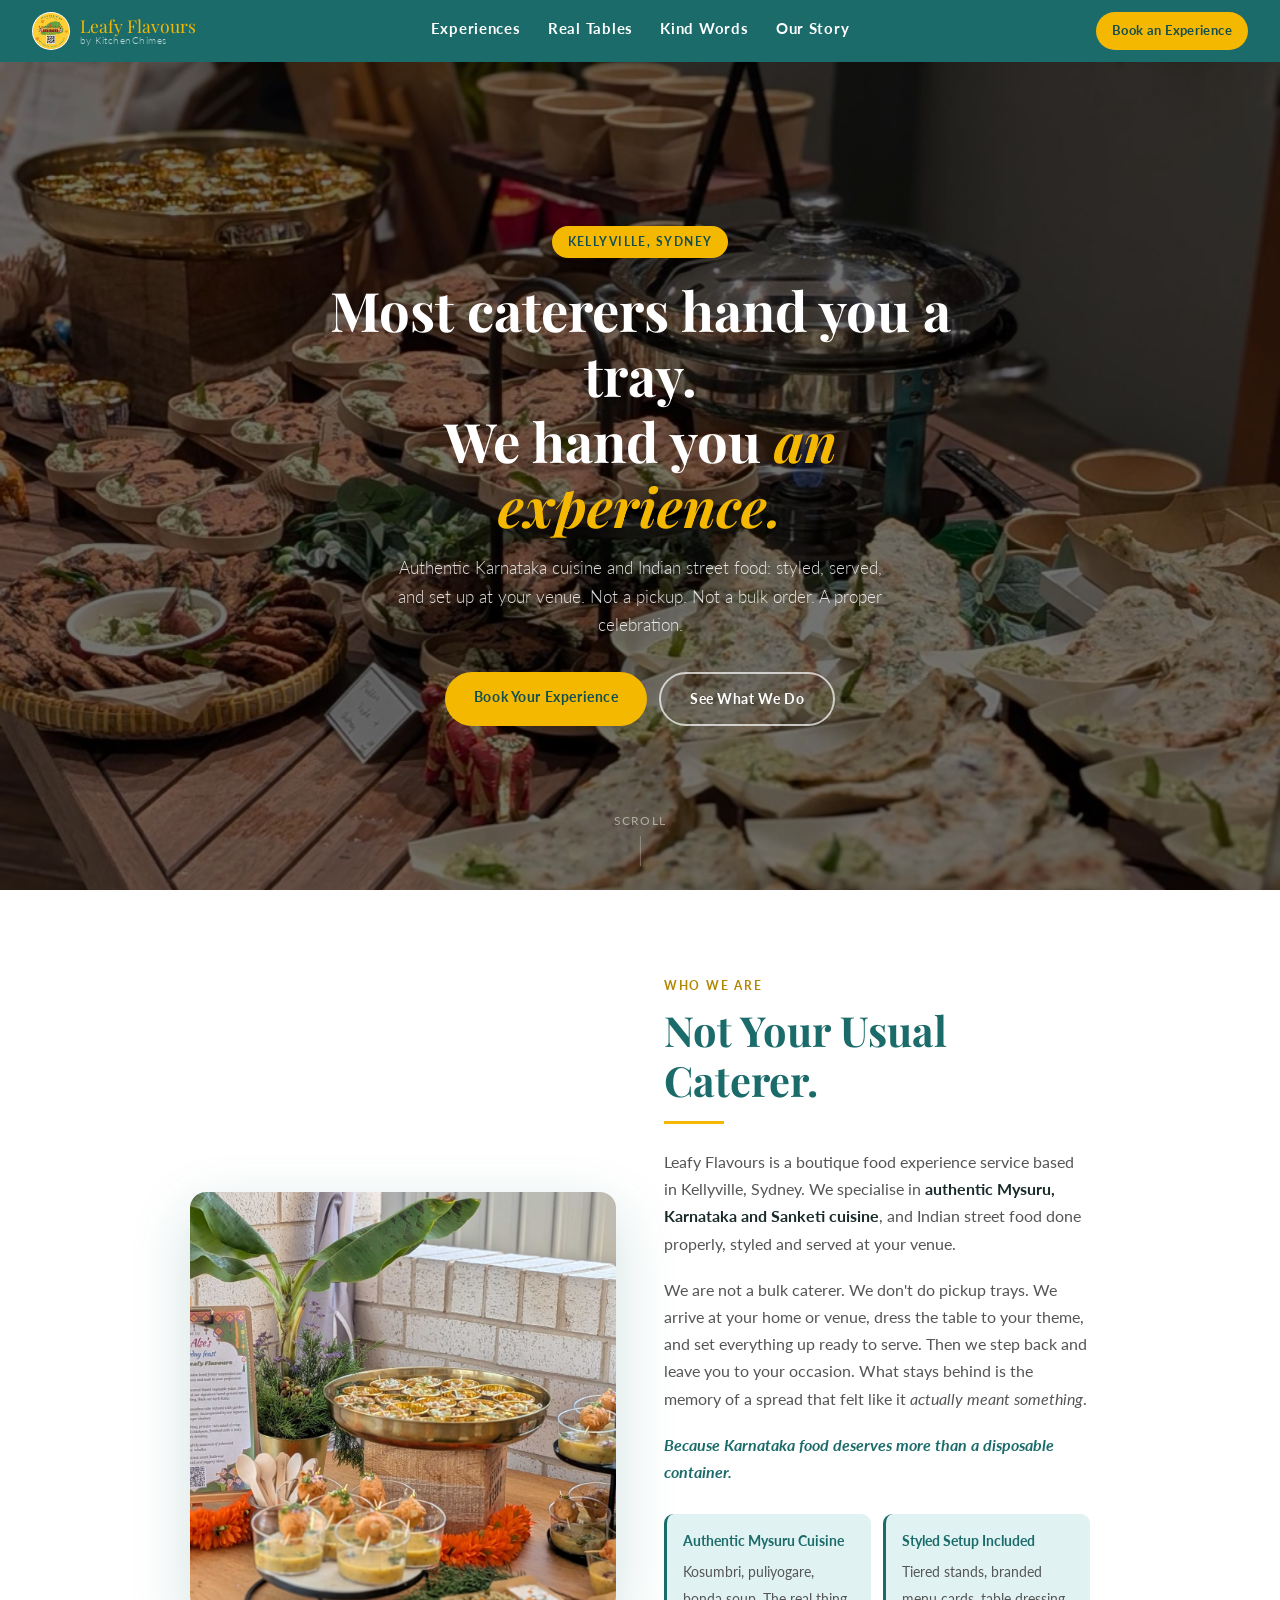
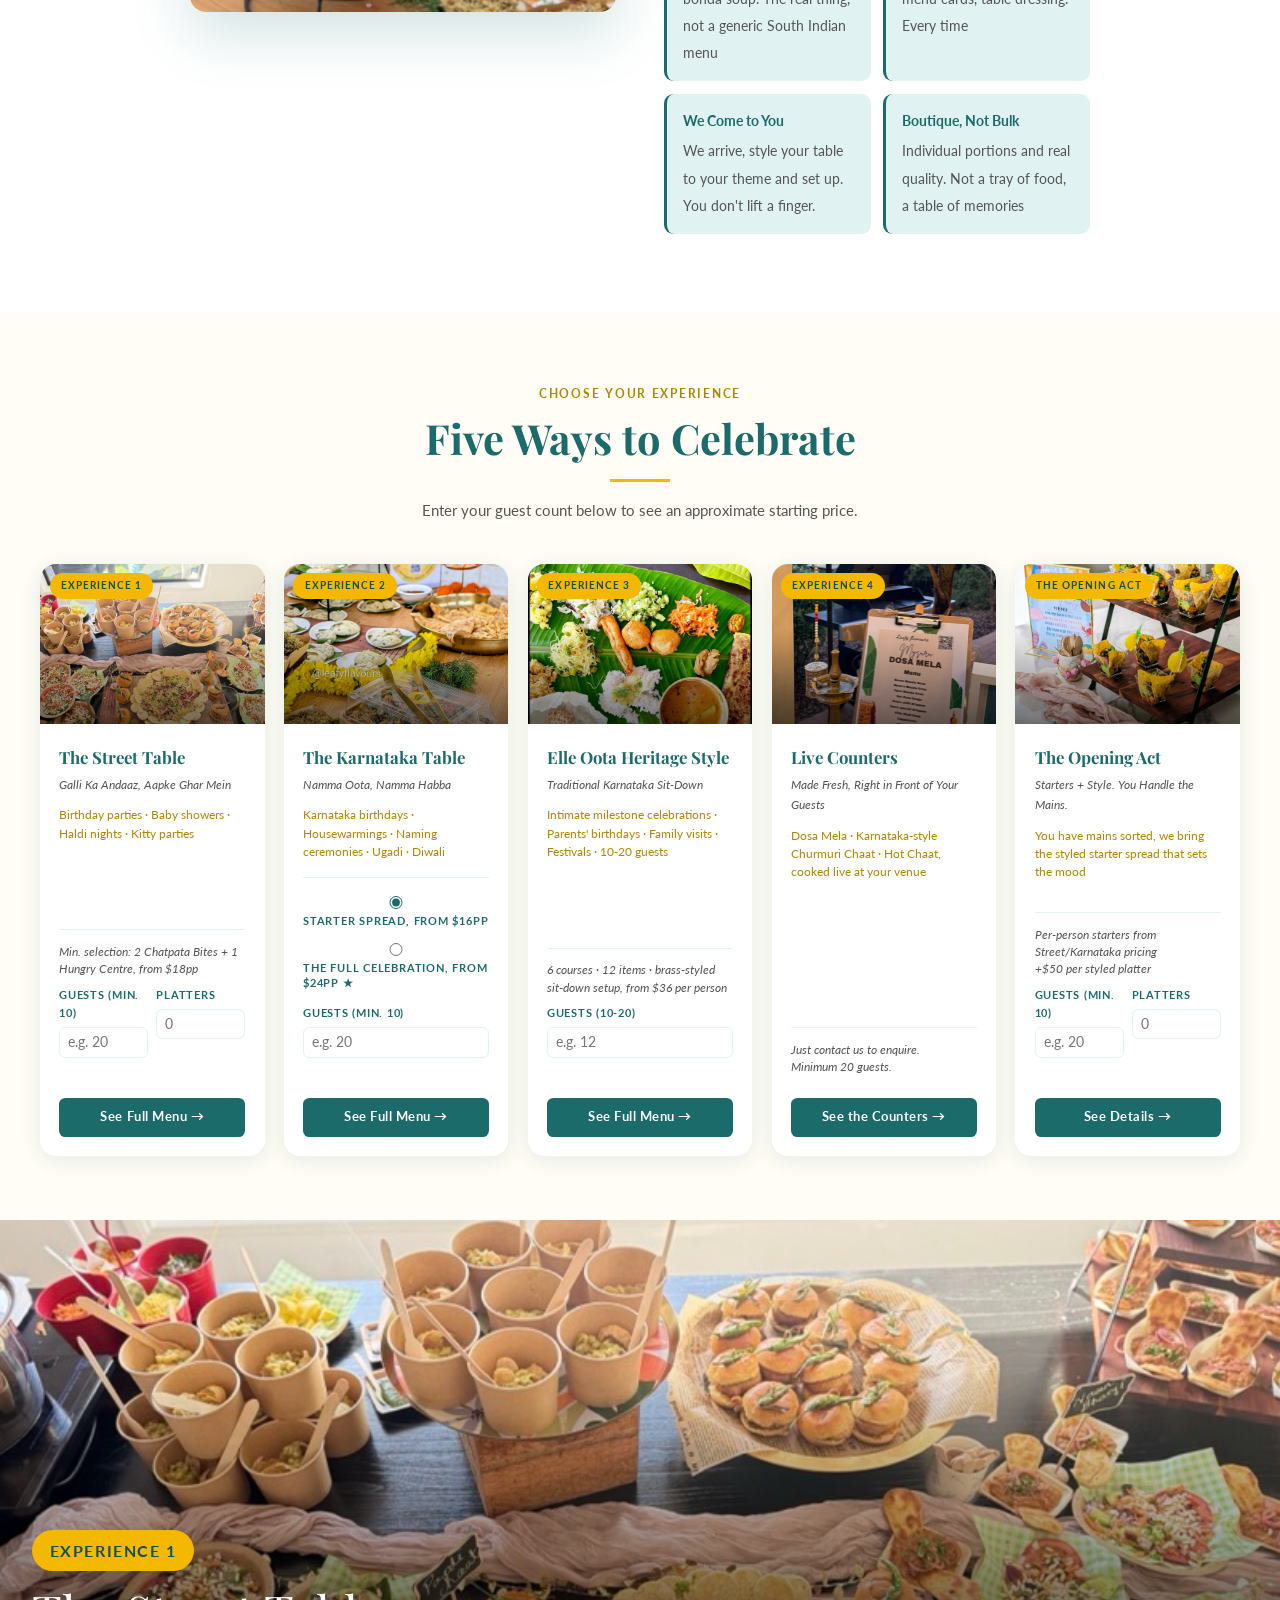
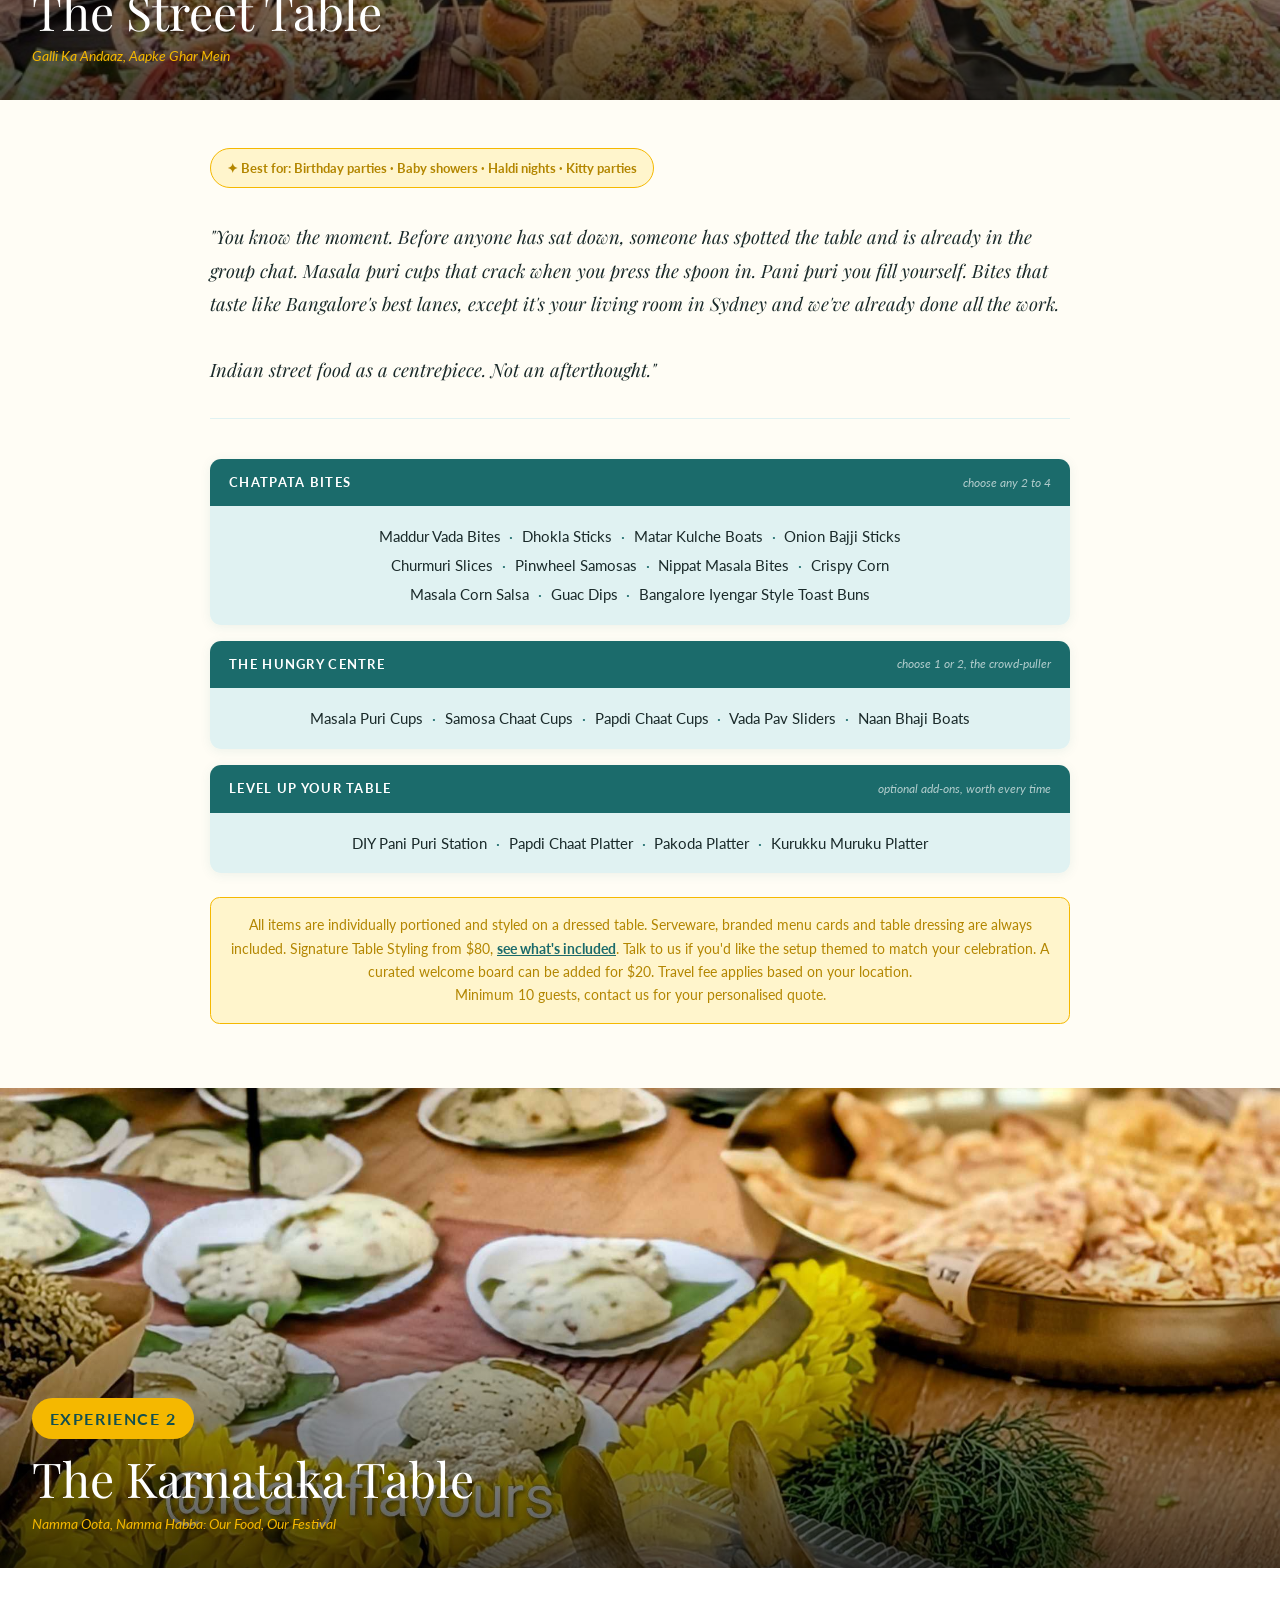
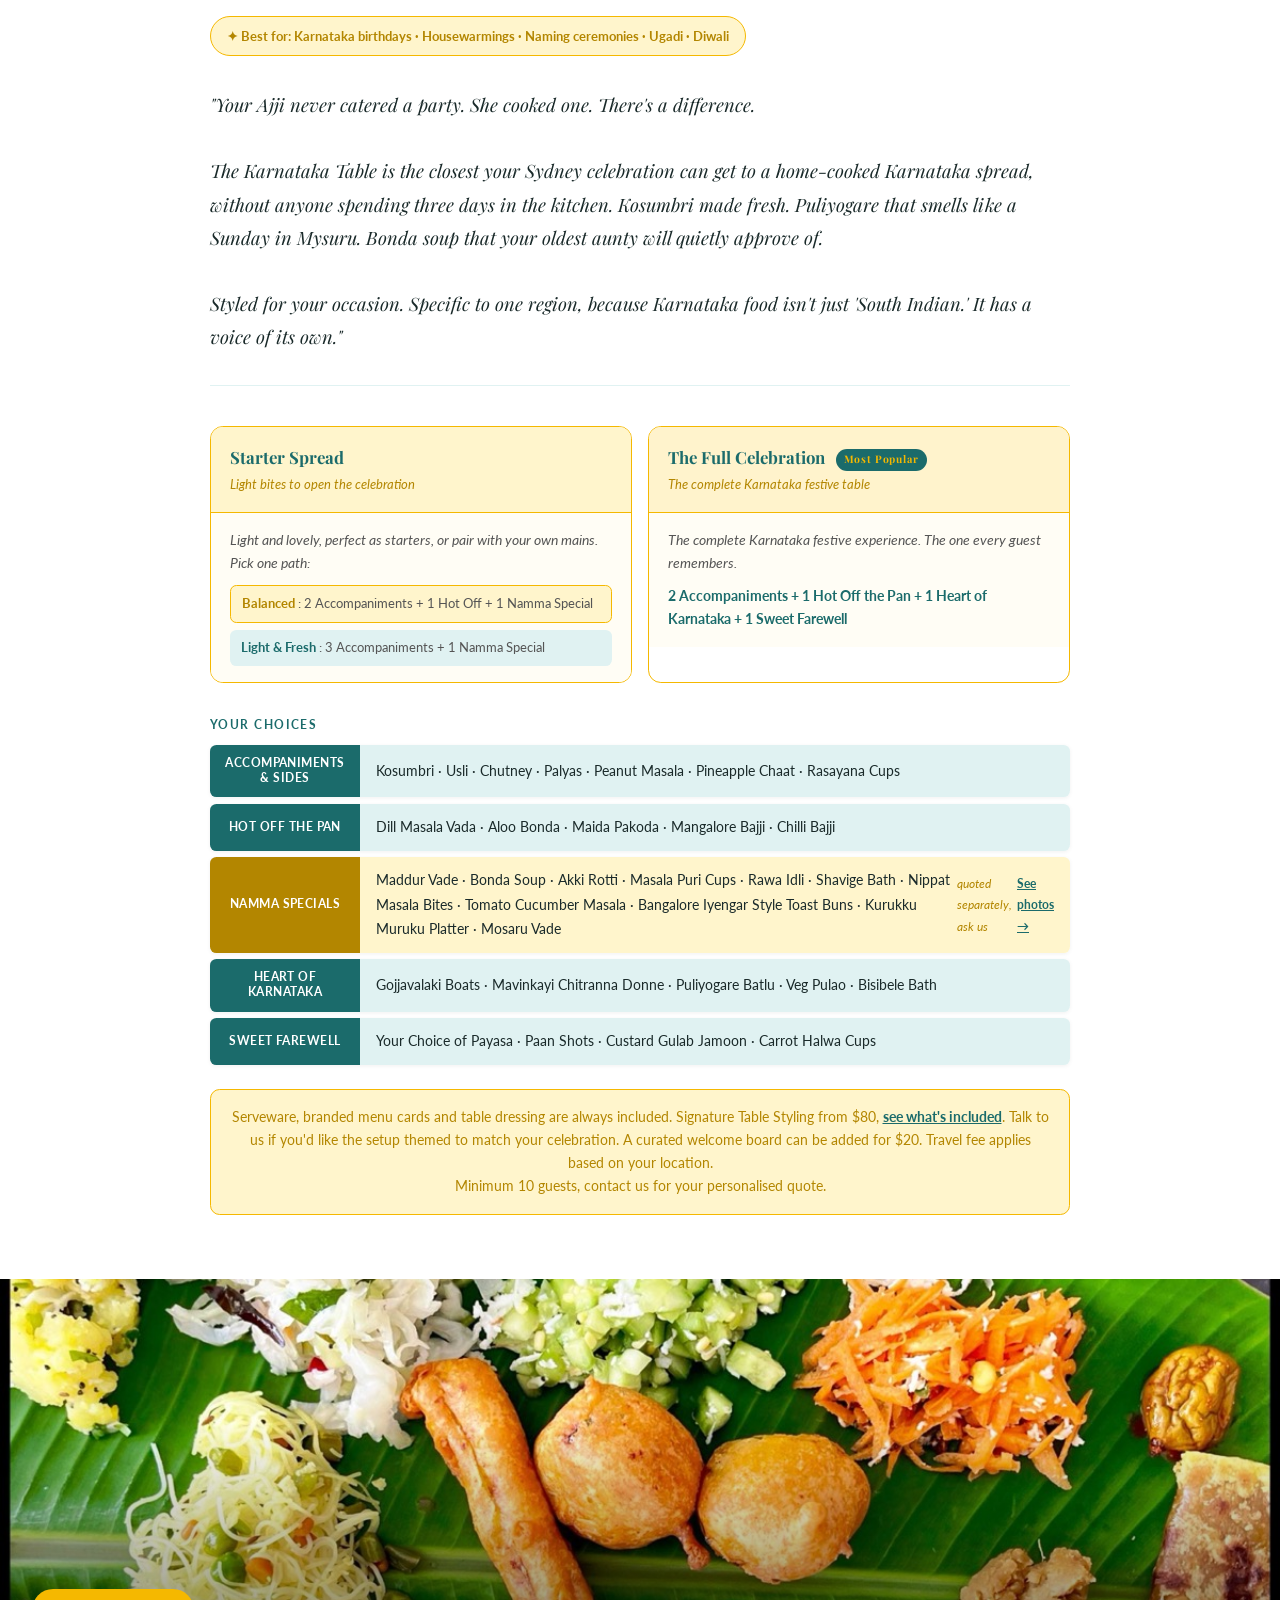
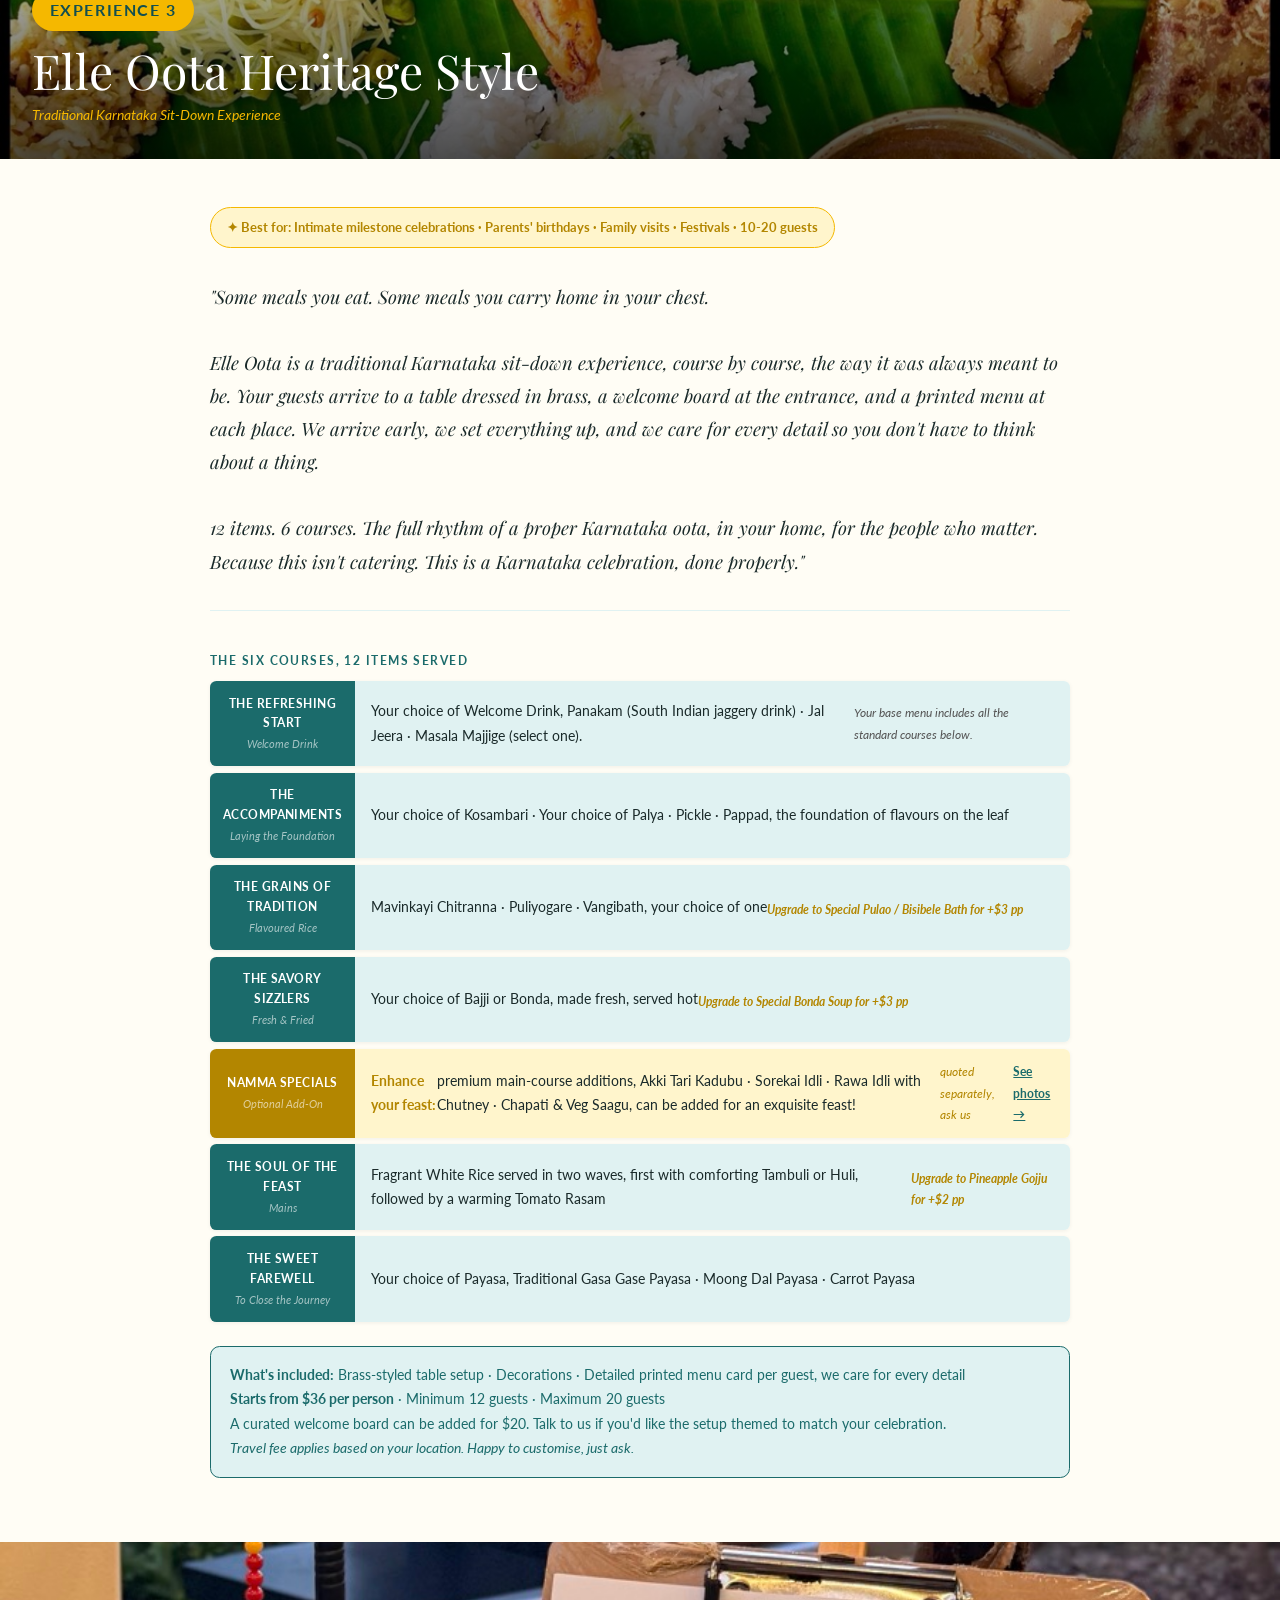
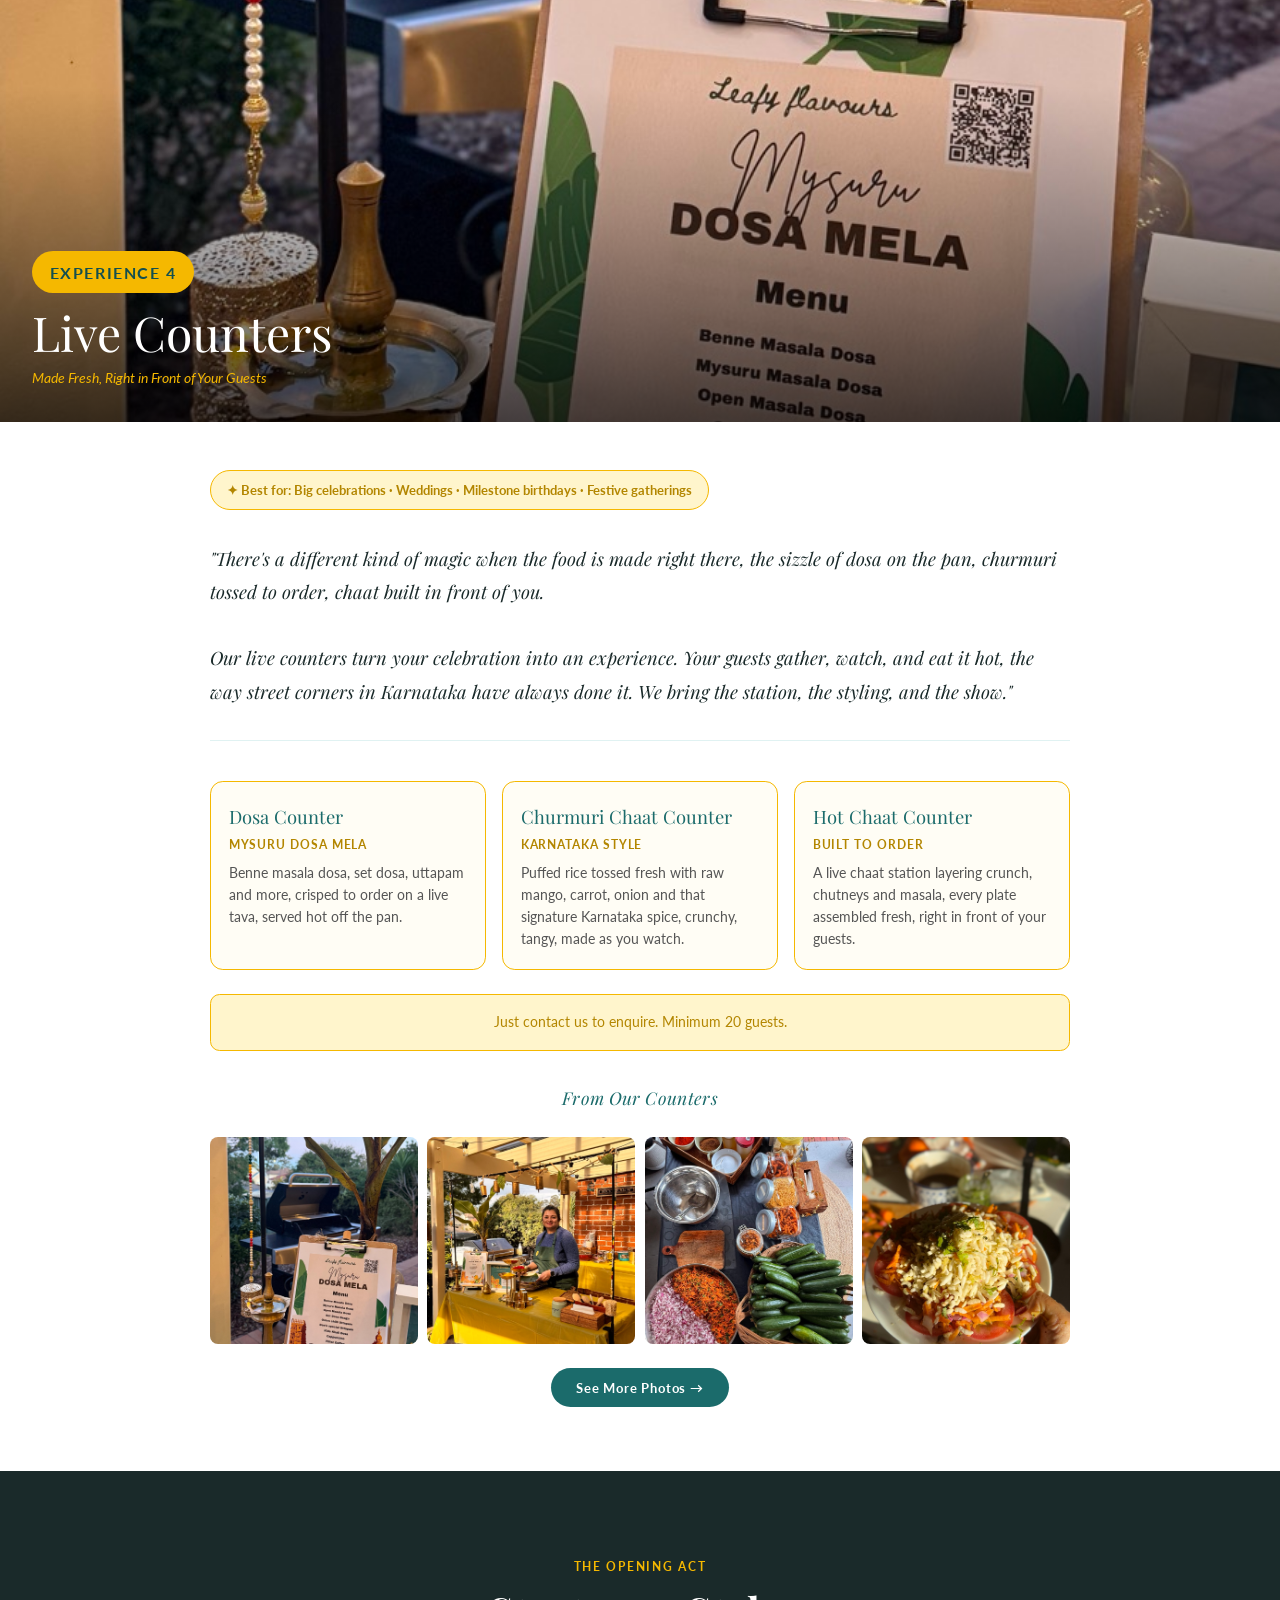
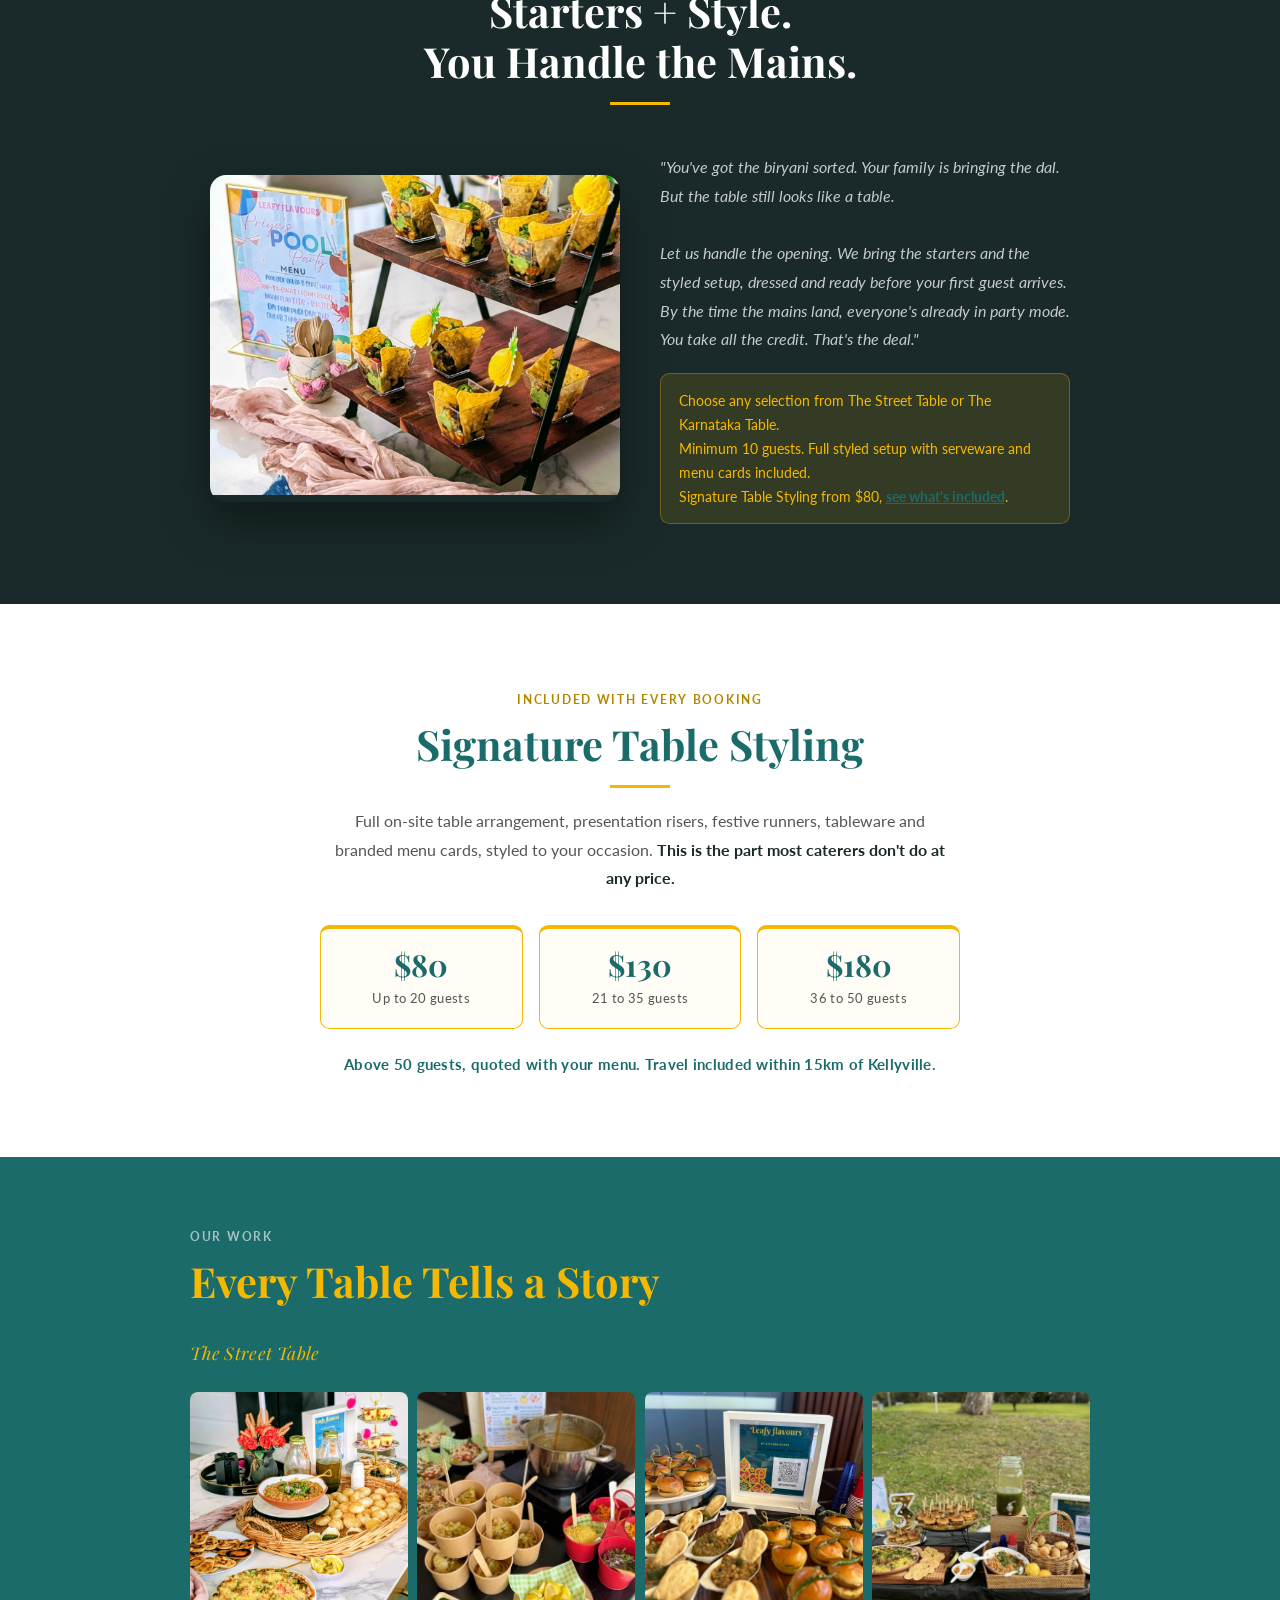
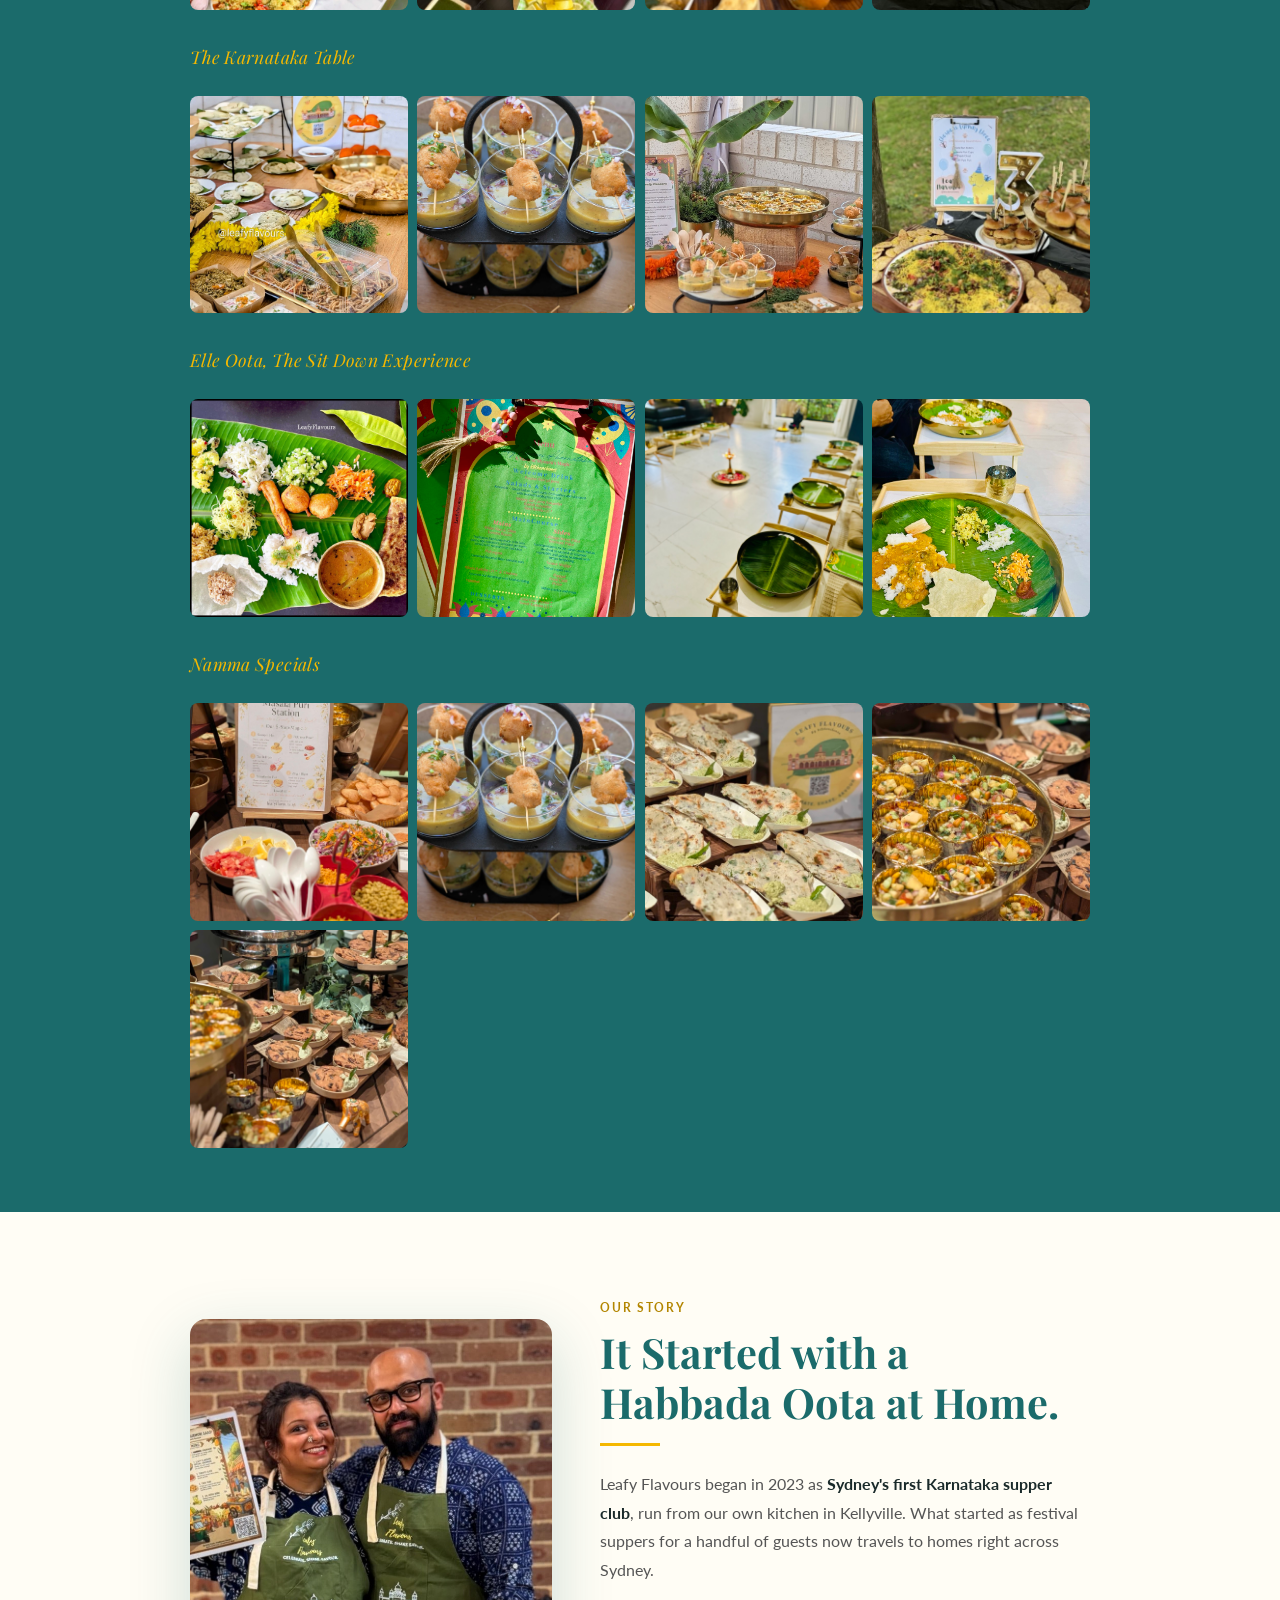
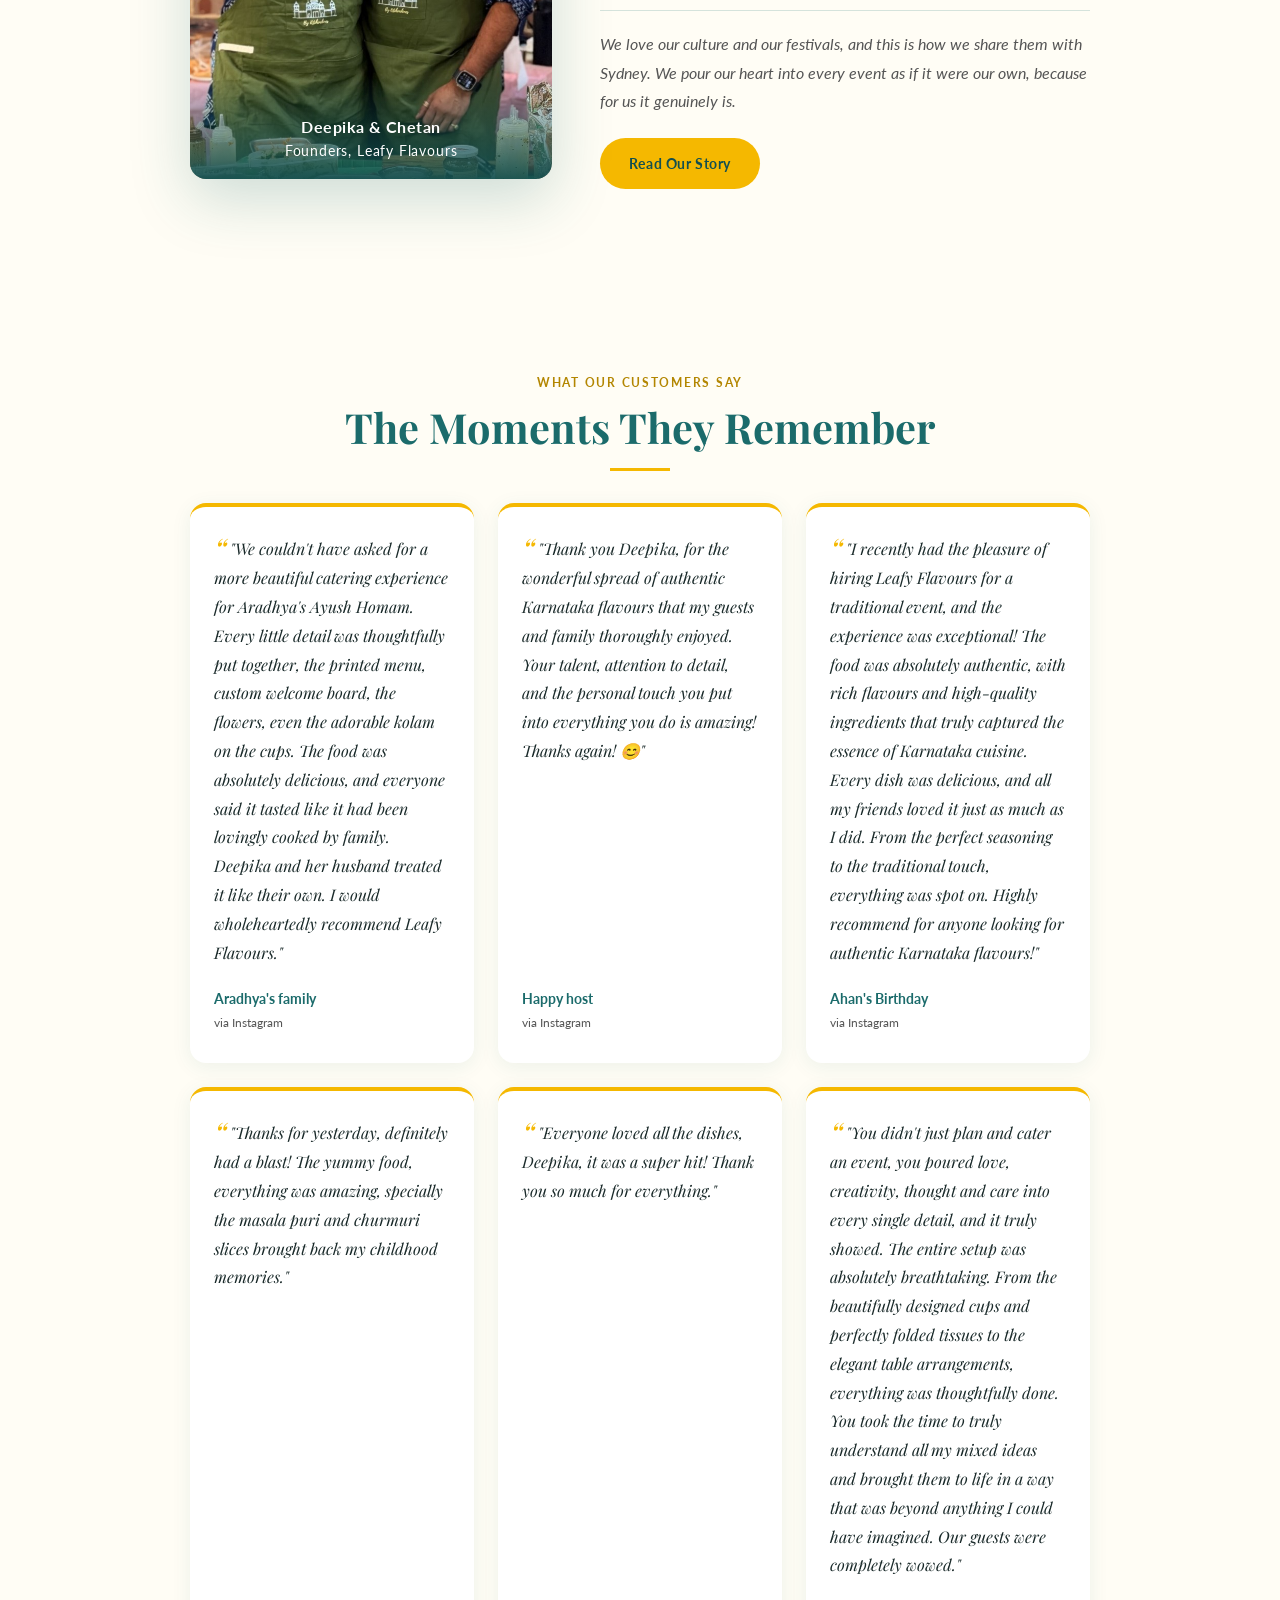
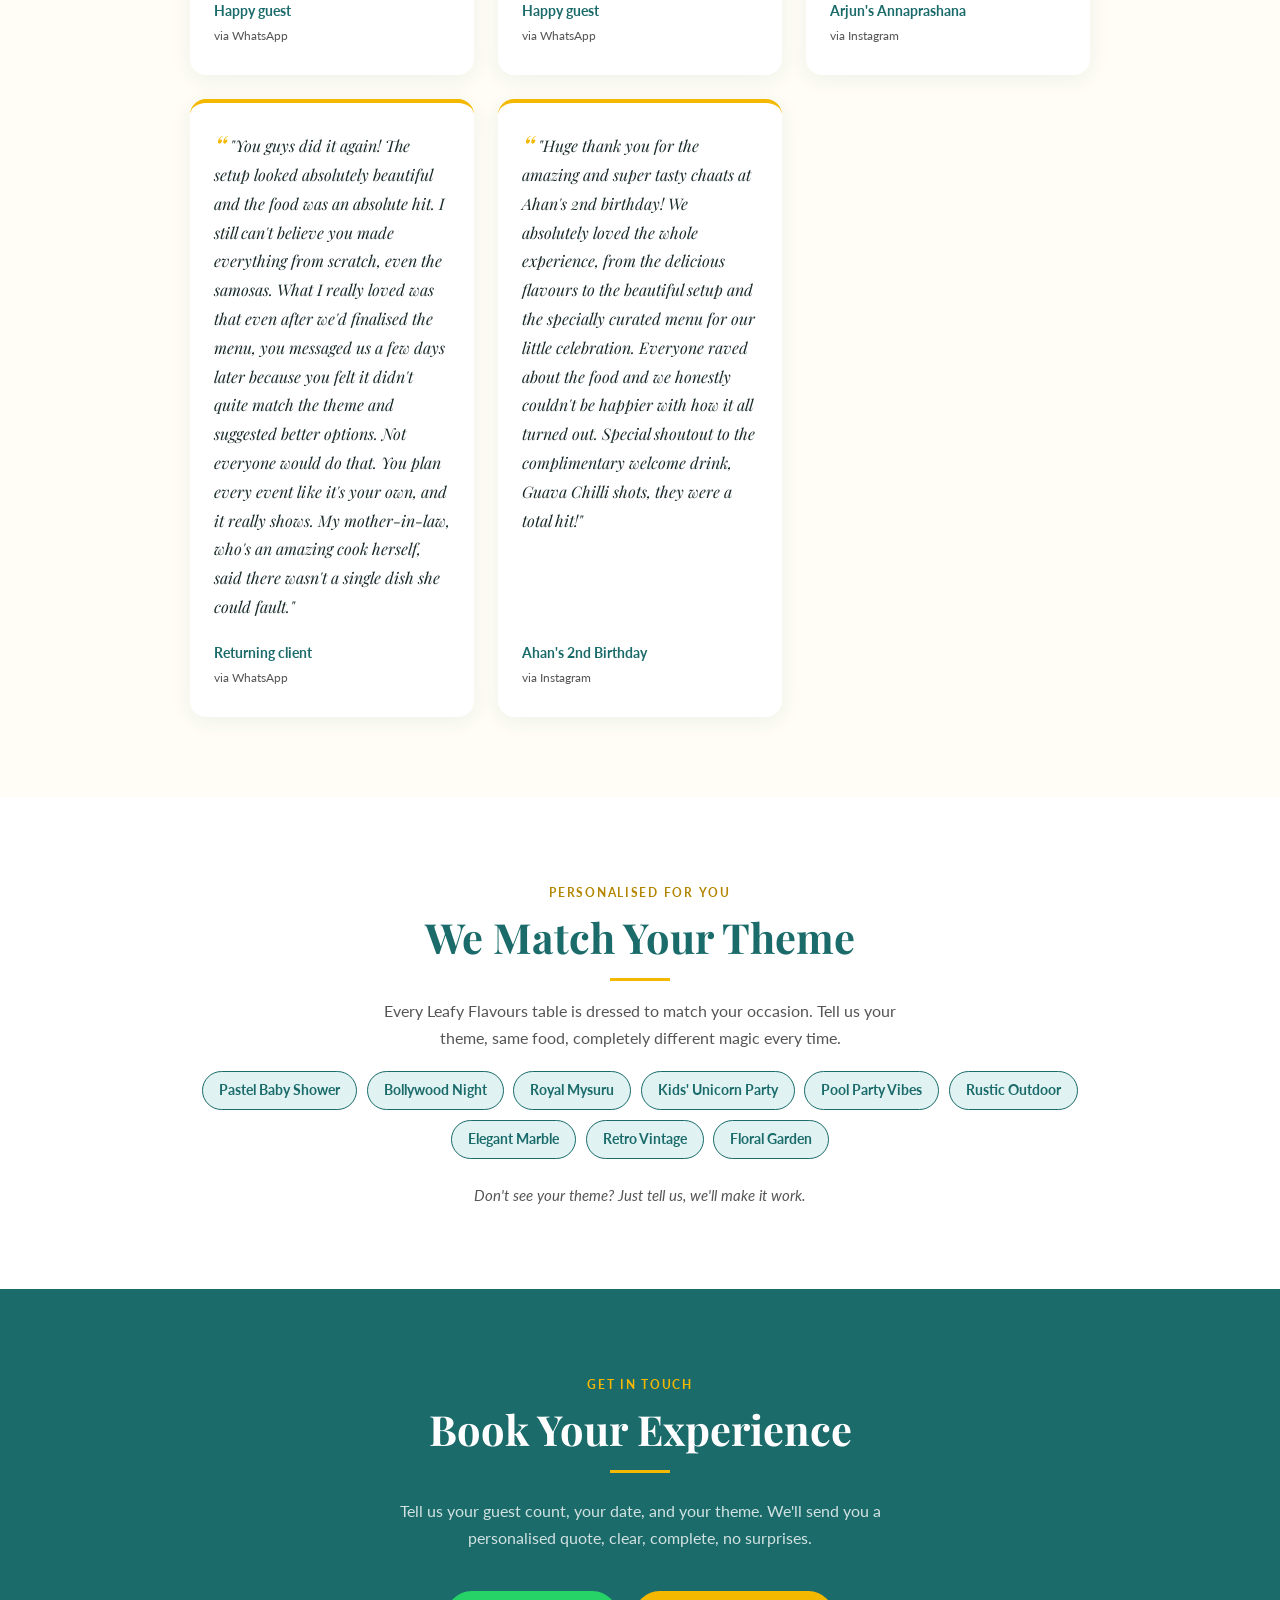
<file: index.html>
<!DOCTYPE html>
<html lang="en">
<head>
  <meta charset="UTF-8"/>
  <meta name="viewport" content="width=device-width, initial-scale=1.0"/>
  <meta name="description" content="Leafy Flavours | Boutique Karnataka food experiences in Sydney. Authentic Mysuru cuisine, Indian street food, styled and served at your venue."/>
  <title>Leafy Flavours | Boutique Karnataka Food Experiences, Sydney</title>
  <link rel="preconnect" href="https://fonts.googleapis.com"/>
  <link href="https://fonts.googleapis.com/css2?family=Playfair+Display:ital,wght@0,500;0,700;1,500&family=Lato:wght@300;400;700&display=swap" rel="stylesheet"/>
  <link rel="stylesheet" href="styles.css"/>
</head>
<body>

<!-- ── HEADER ──────────────────────────────────────────── -->
<header>
  <a href="#top" class="header-logo">
    <img src="images/logo.png" alt="Leafy Flavours logo"/>
    <div class="header-brand">
      Leafy Flavours
      <span>by KitchenChimes</span>
    </div>
  </a>
  <nav class="header-nav-group">
    <a href="#experiences" class="header-nav">Experiences</a>
    <a href="#gallery" class="header-nav">Real Tables</a>
    <a href="#reviews" class="header-nav">Kind Words</a>
    <a href="about.html" class="header-nav">Our Story</a>
  </nav>
  <div class="header-actions">
    <a href="#contact" class="header-cta">Book an Experience</a>
  </div>
</header>

<!-- ── HERO ────────────────────────────────────────────── -->
<section class="hero" id="top">
  <div class="hero-bg"></div>
  <div class="hero-content">
    <div class="hero-eyebrow">Kellyville, Sydney</div>
    <h1>
      Most caterers hand you a tray.<br/>
      We hand you <em>an experience.</em>
    </h1>
    <p class="hero-tagline">
      Authentic Karnataka cuisine and Indian street food: styled, served, and set up at your venue. Not a pickup. Not a bulk order. A proper celebration.
    </p>
    <div class="hero-buttons">
      <a href="#contact" class="btn btn-gold">Book Your Experience</a>
      <a href="#experiences" class="btn btn-outline">See What We Do</a>
    </div>
  </div>
  <div class="hero-scroll">Scroll</div>
</section>

<!-- ── ABOUT ────────────────────────────────────────────── -->
<section class="about" id="about">
  <div class="section-inner">
    <div class="about-grid">
      <div class="about-img">
        <img src="images/hero.jpg" alt="Leafy Flavours, what we do"/>
      </div>
      <div class="about-text">
        <span class="section-label">Who We Are</span>
        <h2 class="section-title">Not Your Usual Caterer.</h2>
        <hr class="gold-rule"/>
        <p>
          Leafy Flavours is a boutique food experience service based in Kellyville, Sydney.
          We specialise in <strong>authentic Mysuru, Karnataka and Sanketi cuisine</strong>, and Indian
          street food done properly, styled and served at your venue.
        </p>
        <p>
          We are not a bulk caterer. We don't do pickup trays. We arrive at your home or venue,
          dress the table to your theme, and set everything up ready to serve. Then we step
          back and leave you to your occasion. What stays behind is the memory of a spread
          that felt like it <em>actually meant something</em>.
        </p>
        <p style="color: var(--teal); font-weight: 700; font-style: italic;">
          Because Karnataka food deserves more than a disposable container.
        </p>
        <div class="why-grid">
          <div class="why-item">
            <strong>Authentic Mysuru Cuisine</strong>
            <span>Kosumbri, puliyogare, bonda soup. The real thing, not a generic South Indian menu</span>
          </div>
          <div class="why-item">
            <strong>Styled Setup Included</strong>
            <span>Tiered stands, branded menu cards, table dressing. Every time</span>
          </div>
          <div class="why-item">
            <strong>We Come to You</strong>
            <span>We arrive, style your table to your theme and set up. You don't lift a finger.</span>
          </div>
          <div class="why-item">
            <strong>Boutique, Not Bulk</strong>
            <span>Individual portions and real quality. Not a tray of food, a table of memories</span>
          </div>
        </div>
      </div>
    </div>
  </div>
</section>

<!-- ── EXPERIENCE OVERVIEW ───────────────────────────────── -->
<section class="exp-overview" id="experiences">
  <div class="exp-overview-header">
    <span class="section-label">Choose Your Experience</span>
    <h2 class="section-title">Five Ways to Celebrate</h2>
    <hr class="gold-rule" style="margin: 1rem auto;"/>
    <p style="color: var(--grey); font-size: 0.95rem;">Enter your guest count below to see an approximate starting price.</p>
  </div>
  <div class="exp-cards">

    <div class="exp-card">
      <div class="exp-card-img">
        <img src="images/street1.jpg" alt="The Street Table"/>
        <div class="exp-card-img-overlay"></div>
        <span class="exp-card-badge">Experience 1</span>
      </div>
      <div class="exp-card-body">
        <div class="exp-card-name">The Street Table</div>
        <div class="exp-card-sub">Galli Ka Andaaz, Aapke Ghar Mein</div>
        <div class="exp-card-best">Birthday parties · Baby showers · Haldi nights · Kitty parties</div>
        <div class="exp-card-estimator">
          <p class="est-note">Min. selection: 2 Chatpata Bites + 1 Hungry Centre, from $18pp</p>
          <div class="est-row">
            <div class="est-field">
              <label>Guests (min. 10)</label>
              <input type="number" id="guests-street" min="10" placeholder="e.g. 20" oninput="calcStreet()"/>
            </div>
            <div class="est-field">
              <label>Platters</label>
              <input type="number" id="platters-street" min="0" max="5" placeholder="0" oninput="calcStreet()"/>
            </div>
          </div>
          <div class="exp-card-price" id="price-street"></div>
        </div>
        <a href="#street-table" class="exp-card-link">See Full Menu →</a>
      </div>
    </div>

    <div class="exp-card">
      <div class="exp-card-img">
        <img src="images/karnataka1.jpg" alt="The Karnataka Table"/>
        <div class="exp-card-img-overlay"></div>
        <span class="exp-card-badge">Experience 2</span>
      </div>
      <div class="exp-card-body">
        <div class="exp-card-name">The Karnataka Table</div>
        <div class="exp-card-sub">Namma Oota, Namma Habba</div>
        <div class="exp-card-best">Karnataka birthdays · Housewarmings · Naming ceremonies · Ugadi · Diwali</div>
        <div class="exp-card-estimator">
          <div class="est-tiers">
            <label class="est-tier-opt"><input type="radio" name="tier-karn" value="16" checked onchange="calcKarnataka()"/> Starter Spread, from $16pp</label>
            <label class="est-tier-opt"><input type="radio" name="tier-karn" value="24" onchange="calcKarnataka()"/> The Full Celebration, from $24pp ★</label>
          </div>
          <div class="est-field">
            <label>Guests (min. 10)</label>
            <input type="number" id="guests-karnataka" min="10" placeholder="e.g. 20" oninput="calcKarnataka()"/>
          </div>
          <div class="exp-card-price" id="price-karnataka"></div>
        </div>
        <a href="#karnataka-table" class="exp-card-link">See Full Menu →</a>
      </div>
    </div>

    <div class="exp-card">
      <div class="exp-card-img">
        <img src="images/sitdown-hero.jpg" alt="Elle Oota Heritage Style"/>
        <div class="exp-card-img-overlay"></div>
        <span class="exp-card-badge">Experience 3</span>
      </div>
      <div class="exp-card-body">
        <div class="exp-card-name">Elle Oota Heritage Style</div>
        <div class="exp-card-sub">Traditional Karnataka Sit-Down</div>
        <div class="exp-card-best">Intimate milestone celebrations · Parents' birthdays · Family visits · Festivals · 10-20 guests</div>
        <div class="exp-card-estimator">
          <p class="est-note">6 courses · 12 items · brass-styled sit-down setup, from $36 per person</p>
          <div class="est-field">
            <label>Guests (10-20)</label>
            <input type="number" id="guests-elleoota" min="10" max="20" placeholder="e.g. 12" oninput="calcElleOota()"/>
          </div>
          <div class="exp-card-price" id="price-elleoota"></div>
        </div>
        <a href="#elle-oota" class="exp-card-link">See Full Menu →</a>
      </div>
    </div>

    <div class="exp-card">
      <div class="exp-card-img">
        <img src="images/livecounter-dosa.jpg" alt="Live Counters, Mysuru Dosa Mela station" style="object-position: center 62%;"/>
        <div class="exp-card-img-overlay"></div>
        <span class="exp-card-badge">Experience 4</span>
      </div>
      <div class="exp-card-body">
        <div class="exp-card-name">Live Counters</div>
        <div class="exp-card-sub">Made Fresh, Right in Front of Your Guests</div>
        <div class="exp-card-best">Dosa Mela · Karnataka-style Churmuri Chaat · Hot Chaat, cooked live at your venue</div>
        <div class="exp-card-estimator">
          <p class="est-note">Just contact us to enquire.<br/>Minimum 20 guests.</p>
        </div>
        <a href="#live-counters" class="exp-card-link">See the Counters →</a>
      </div>
    </div>

    <div class="exp-card">
      <div class="exp-card-img">
        <img src="images/opening.jpg" alt="The Opening Act"/>
        <div class="exp-card-img-overlay"></div>
        <span class="exp-card-badge">The Opening Act</span>
      </div>
      <div class="exp-card-body">
        <div class="exp-card-name">The Opening Act</div>
        <div class="exp-card-sub">Starters + Style. You Handle the Mains.</div>
        <div class="exp-card-best">You have mains sorted, we bring the styled starter spread that sets the mood</div>
        <div class="exp-card-estimator">
          <p class="est-note">Per-person starters from Street/Karnataka pricing<br/>+$50 per styled platter</p>
          <div class="est-row">
            <div class="est-field">
              <label>Guests (min. 10)</label>
              <input type="number" id="guests-opening" min="10" placeholder="e.g. 20" oninput="calcOpening()"/>
            </div>
            <div class="est-field">
              <label>Platters</label>
              <input type="number" id="platters-opening" min="0" max="5" placeholder="0" oninput="calcOpening()"/>
            </div>
          </div>
          <div class="exp-card-price" id="price-opening"></div>
        </div>
        <a href="#opening-act" class="exp-card-link">See Details →</a>
      </div>
    </div>

  </div>
</section>

<!-- ── EXPERIENCE 1: STREET TABLE ──────────────────────── -->
<article class="exp" id="street-table">
  <div class="exp-hero">
    <img src="images/street1.jpg" alt="Leafy Flavours Indian street food table"/>
    <div class="exp-hero-overlay">
      <div>
        <div class="exp-hero-label">Experience 1</div>
        <div class="exp-hero-title">The Street Table</div>
        <div class="exp-hero-sub">Galli Ka Andaaz, Aapke Ghar Mein</div>
      </div>
    </div>
  </div>
  <div class="exp-body">
    <div class="exp-body-inner">
      <div class="exp-best-for">
        ✦ Best for: Birthday parties · Baby showers · Haldi nights · Kitty parties
      </div>
      <p class="exp-pitch">
        "You know the moment. Before anyone has sat down, someone has spotted the table
        and is already in the group chat. Masala puri cups that crack when you press the
        spoon in. Pani puri you fill yourself. Bites that taste like Bangalore's best
        lanes, except it's your living room in Sydney and we've already done all the work.<br/><br/>
        Indian street food as a centrepiece. Not an afterthought."
      </p>

      <div class="cat-box">
        <div class="cat-head">
          <span class="cat-head-title">Chatpata Bites</span>
          <span class="cat-head-instr">choose any 2 to 4</span>
        </div>
        <div class="cat-items">
          Maddur Vada Bites <span class="dot">·</span>
          Dhokla Sticks <span class="dot">·</span>
          Matar Kulche Boats <span class="dot">·</span>
          Onion Bajji Sticks<br/>
          Churmuri Slices <span class="dot">·</span>
          Pinwheel Samosas <span class="dot">·</span>
          Nippat Masala Bites <span class="dot">·</span>
          Crispy Corn<br/>
          Masala Corn Salsa <span class="dot">·</span>
          Guac Dips <span class="dot">·</span>
          Bangalore Iyengar Style Toast Buns
        </div>
      </div>

      <div class="cat-box">
        <div class="cat-head">
          <span class="cat-head-title">The Hungry Centre</span>
          <span class="cat-head-instr">choose 1 or 2, the crowd-puller</span>
        </div>
        <div class="cat-items">
          Masala Puri Cups <span class="dot">·</span>
          Samosa Chaat Cups <span class="dot">·</span>
          Papdi Chaat Cups <span class="dot">·</span>
          Vada Pav Sliders <span class="dot">·</span>
          Naan Bhaji Boats
        </div>
      </div>

      <div class="cat-box">
        <div class="cat-head">
          <span class="cat-head-title">Level Up Your Table</span>
          <span class="cat-head-instr">optional add-ons, worth every time</span>
        </div>
        <div class="cat-items">
          DIY Pani Puri Station <span class="dot">·</span>
          Papdi Chaat Platter <span class="dot">·</span>
          Pakoda Platter <span class="dot">·</span>
          Kurukku Muruku Platter
        </div>
      </div>

      <div class="exp-note">
        All items are individually portioned and styled on a dressed table.
        Serveware, branded menu cards and table dressing are always included.
        Signature Table Styling from $80, <a href="#styling" style="color: var(--teal); font-weight: 700;">see what's included</a>.
        Talk to us if you'd like the setup themed to match your celebration.
        A curated welcome board can be added for $20. Travel fee applies based on your location.<br/>
        Minimum 10 guests, contact us for your personalised quote.
      </div>

    </div>
  </div>
</article>

<!-- ── EXPERIENCE 2: KARNATAKA TABLE ───────────────────── -->
<article class="exp" id="karnataka-table" style="background: var(--white);">
  <div class="exp-hero">
    <img src="images/karnataka1.jpg" alt="Leafy Flavours Karnataka Table spread"/>
    <div class="exp-hero-overlay">
      <div>
        <div class="exp-hero-label">Experience 2</div>
        <div class="exp-hero-title">The Karnataka Table</div>
        <div class="exp-hero-sub">Namma Oota, Namma Habba: Our Food, Our Festival</div>
      </div>
    </div>
  </div>
  <div class="exp-body" style="background: var(--white);">
    <div class="exp-body-inner">
      <div class="exp-best-for">
        ✦ Best for: Karnataka birthdays · Housewarmings · Naming ceremonies · Ugadi · Diwali
      </div>
      <p class="exp-pitch">
        "Your Ajji never catered a party. She cooked one. There's a difference.<br/><br/>
        The Karnataka Table is the closest your Sydney celebration can get to a home-cooked
        Karnataka spread, without anyone spending three days in the kitchen. Kosumbri made
        fresh. Puliyogare that smells like a Sunday in Mysuru. Bonda soup that your oldest
        aunty will quietly approve of.<br/><br/>
        Styled for your occasion. Specific to one region, because Karnataka food isn't just
        'South Indian.' It has a voice of its own."
      </p>

      <div class="tier-grid">
        <div class="tier-card">
          <div class="tier-card-head">
            <div class="tier-card-name">Starter Spread</div>
            <div class="tier-card-sub">Light bites to open the celebration</div>
          </div>
          <div class="tier-card-body">
            <p class="tier-card-desc">Light and lovely, perfect as starters, or pair with your own mains. Pick one path:</p>
            <div style="display: flex; flex-direction: column; gap: 0.45rem; margin-top: 0.3rem;">
              <div style="background: var(--gold-light); border-radius: 0.4rem; padding: 0.45rem 0.7rem; font-size: 0.8rem; border: 1px solid var(--gold);">
                <span style="font-weight: 700; color: var(--gold-dark);">Balanced</span>
                <span style="color: var(--grey);">: 2 Accompaniments + 1 Hot Off + 1 Namma Special</span>
              </div>
              <div style="background: var(--teal-light); border-radius: 0.4rem; padding: 0.45rem 0.7rem; font-size: 0.8rem;">
                <span style="font-weight: 700; color: var(--teal);">Light &amp; Fresh</span>
                <span style="color: var(--grey);">: 3 Accompaniments + 1 Namma Special</span>
              </div>
            </div>
          </div>
        </div>
        <div class="tier-card">
          <div class="tier-card-head" style="background: #fff3cc; border-color: var(--gold);">
            <div class="tier-card-name">
              The Full Celebration
              <span class="popular-badge">Most Popular</span>
            </div>
            <div class="tier-card-sub">The complete Karnataka festive table</div>
          </div>
          <div class="tier-card-body">
            <p class="tier-card-desc">The complete Karnataka festive experience. The one every guest remembers.</p>
            <p class="tier-card-picks">2 Accompaniments + 1 Hot Off the Pan + 1 Heart of Karnataka + 1 Sweet Farewell</p>
          </div>
        </div>
      </div>

      <div class="choice-rows">
        <p class="choice-rows-title">Your Choices</p>
        <div class="choice-row">
          <div class="choice-row-label">Accompaniments &amp; Sides</div>
          <div class="choice-row-items">Kosumbri · Usli · Chutney · Palyas · Peanut Masala · Pineapple Chaat · Rasayana Cups</div>
        </div>
        <div class="choice-row">
          <div class="choice-row-label">Hot Off the Pan</div>
          <div class="choice-row-items">Dill Masala Vada · Aloo Bonda · Maida Pakoda · Mangalore Bajji · Chilli Bajji</div>
        </div>
        <div class="choice-row">
          <div class="choice-row-label" style="background: var(--gold-dark);">Namma Specials</div>
          <div class="choice-row-items" style="background: var(--gold-light); color: var(--dark);">Maddur Vade · Bonda Soup · Akki Rotti · Masala Puri Cups · Rawa Idli · Shavige Bath · Nippat Masala Bites · Tomato Cucumber Masala · Bangalore Iyengar Style Toast Buns · Kurukku Muruku Platter · Mosaru Vade &nbsp;<span style="font-size: 0.78rem; color: var(--gold-dark); font-style: italic;">quoted separately, ask us</span> &nbsp;<a href="#namma-specials" style="font-size: 0.78rem; font-weight: 700; color: var(--teal); text-decoration: underline;">See photos →</a></div>
        </div>
        <div class="choice-row">
          <div class="choice-row-label">Heart of Karnataka</div>
          <div class="choice-row-items">Gojjavalaki Boats · Mavinkayi Chitranna Donne · Puliyogare Batlu · Veg Pulao · Bisibele Bath</div>
        </div>
        <div class="choice-row">
          <div class="choice-row-label">Sweet Farewell</div>
          <div class="choice-row-items">Your Choice of Payasa · Paan Shots · Custard Gulab Jamoon · Carrot Halwa Cups</div>
        </div>
      </div>

      <div class="exp-note">
        Serveware, branded menu cards and table dressing are always included.
        Signature Table Styling from $80, <a href="#styling" style="color: var(--teal); font-weight: 700;">see what's included</a>.
        Talk to us if you'd like the setup themed to match your celebration.
        A curated welcome board can be added for $20. Travel fee applies based on your location.<br/>
        Minimum 10 guests, contact us for your personalised quote.
      </div>
    </div>
  </div>
</article>

<!-- ── EXPERIENCE 3: ELLE OOTA ──────────────────────────── -->
<article class="exp" id="elle-oota">
  <div class="exp-hero">
    <img src="images/sitdown-hero.jpg" alt="Elle Oota Heritage Style, Karnataka sit-down experience"/>
    <div class="exp-hero-overlay">
      <div>
        <div class="exp-hero-label">Experience 3</div>
        <div class="exp-hero-title">Elle Oota Heritage Style</div>
        <div class="exp-hero-sub">Traditional Karnataka Sit-Down Experience</div>
      </div>
    </div>
  </div>
  <div class="exp-body">
    <div class="exp-body-inner">
      <div class="exp-best-for">
        ✦ Best for: Intimate milestone celebrations · Parents' birthdays · Family visits · Festivals · 10-20 guests
      </div>
      <p class="exp-pitch">
        "Some meals you eat. Some meals you carry home in your chest.<br/><br/>
        Elle Oota is a traditional Karnataka sit-down experience, course by course, the way it was always meant to be. Your guests arrive to a table dressed in brass, a welcome board at the entrance, and a printed menu at each place. We arrive early, we set everything up, and we care for every detail so you don't have to think about a thing.<br/><br/>
        12 items. 6 courses. The full rhythm of a proper Karnataka oota, in your home, for the people who matter.
        Because this isn't catering. This is a Karnataka celebration, done properly."
      </p>

      <div style="margin-bottom: 1rem;">
        <p class="choice-rows-title">The Six Courses, 12 Items Served</p>

        <div class="course-row">
          <div class="course-row-left">
            <span class="course-name">The Refreshing Start</span>
            <span class="course-sub">Welcome Drink</span>
          </div>
          <div class="course-row-right">Your choice of Welcome Drink, Panakam (South Indian jaggery drink) · Jal Jeera · Masala Majjige (select one).<br/><span style="font-size: 0.78rem; color: var(--grey); font-style: italic;">Your base menu includes all the standard courses below.</span></div>
        </div>

        <div class="course-row">
          <div class="course-row-left">
            <span class="course-name">The Accompaniments</span>
            <span class="course-sub">Laying the Foundation</span>
          </div>
          <div class="course-row-right">Your choice of Kosambari · Your choice of Palya · Pickle · Pappad, the foundation of flavours on the leaf</div>
        </div>

        <div class="course-row">
          <div class="course-row-left">
            <span class="course-name">The Grains of Tradition</span>
            <span class="course-sub">Flavoured Rice</span>
          </div>
          <div class="course-row-right">Mavinkayi Chitranna · Puliyogare · Vangibath, your choice of one<span style="display:block; font-size: 0.78rem; color: var(--gold-dark); font-style: italic; font-weight: 700; margin-top: 0.25rem;">Upgrade to Special Pulao / Bisibele Bath for +$3 pp</span></div>
        </div>

        <div class="course-row">
          <div class="course-row-left">
            <span class="course-name">The Savory Sizzlers</span>
            <span class="course-sub">Fresh &amp; Fried</span>
          </div>
          <div class="course-row-right">Your choice of Bajji or Bonda, made fresh, served hot<span style="display:block; font-size: 0.78rem; color: var(--gold-dark); font-style: italic; font-weight: 700; margin-top: 0.25rem;">Upgrade to Special Bonda Soup for +$3 pp</span></div>
        </div>

        <div class="course-row">
          <div class="course-row-left" style="background: var(--gold-dark);">
            <span class="course-name">Namma Specials</span>
            <span class="course-sub">Optional Add-On</span>
          </div>
          <div class="course-row-right" style="background: var(--gold-light);"><strong style="color: var(--gold-dark);">Enhance your feast:</strong> premium main-course additions, Akki Tari Kadubu · Sorekai Idli · Rawa Idli with Chutney · Chapati &amp; Veg Saagu, can be added for an exquisite feast! &nbsp;<span style="font-size: 0.78rem; color: var(--gold-dark); font-style: italic;">quoted separately, ask us</span> &nbsp;<a href="#namma-specials" style="font-size: 0.78rem; font-weight: 700; color: var(--teal); text-decoration: underline;">See photos →</a></div>
        </div>

        <div class="course-row">
          <div class="course-row-left">
            <span class="course-name">The Soul of the Feast</span>
            <span class="course-sub">Mains</span>
          </div>
          <div class="course-row-right">Fragrant White Rice served in two waves, first with comforting Tambuli or Huli, followed by a warming Tomato Rasam<span style="display:block; font-size: 0.78rem; color: var(--gold-dark); font-style: italic; font-weight: 700; margin-top: 0.25rem;">Upgrade to Pineapple Gojju for +$2 pp</span></div>
        </div>

        <div class="course-row">
          <div class="course-row-left">
            <span class="course-name">The Sweet Farewell</span>
            <span class="course-sub">To Close the Journey</span>
          </div>
          <div class="course-row-right">Your choice of Payasa, Traditional Gasa Gase Payasa · Moong Dal Payasa · Carrot Payasa</div>
        </div>
      </div>

      <div class="exp-note" style="background: var(--teal-light); border-color: var(--teal); color: var(--teal); text-align: left; line-height: 1.8;">
        <strong>What's included:</strong> Brass-styled table setup · Decorations · Detailed printed menu card per guest, we care for every detail<br/>
        <strong>Starts from $36 per person</strong> · Minimum 12 guests · Maximum 20 guests<br/>
        A curated welcome board can be added for $20. Talk to us if you'd like the setup themed to match your celebration.<br/>
        <em>Travel fee applies based on your location. Happy to customise, just ask.</em>
      </div>
    </div>
  </div>
</article>

<!-- ── EXPERIENCE 4: LIVE COUNTERS ──────────────────────── -->
<article class="exp" id="live-counters" style="background: var(--white);">
  <div class="exp-hero">
    <img src="images/livecounter-dosa.jpg" alt="Leafy Flavours live counter, Mysuru Dosa Mela" style="object-position: center 62%;"/>
    <div class="exp-hero-overlay">
      <div>
        <div class="exp-hero-label">Experience 4</div>
        <div class="exp-hero-title">Live Counters</div>
        <div class="exp-hero-sub">Made Fresh, Right in Front of Your Guests</div>
      </div>
    </div>
  </div>
  <div class="exp-body" style="background: var(--white);">
    <div class="exp-body-inner">
      <div class="exp-best-for">
        ✦ Best for: Big celebrations · Weddings · Milestone birthdays · Festive gatherings
      </div>
      <p class="exp-pitch">
        "There's a different kind of magic when the food is made right there, the sizzle
        of dosa on the pan, churmuri tossed to order, chaat built in front of you.<br/><br/>
        Our live counters turn your celebration into an experience. Your guests gather,
        watch, and eat it hot, the way street corners in Karnataka have always done it.
        We bring the station, the styling, and the show."
      </p>

      <div class="lc-counters">
        <div class="counter-card">
          <div class="counter-card-name">Dosa Counter</div>
          <div class="counter-card-tag">Mysuru Dosa Mela</div>
          <div class="counter-card-desc">Benne masala dosa, set dosa, uttapam and more, crisped to order on a live tava, served hot off the pan.</div>
        </div>
        <div class="counter-card">
          <div class="counter-card-name">Churmuri Chaat Counter</div>
          <div class="counter-card-tag">Karnataka Style</div>
          <div class="counter-card-desc">Puffed rice tossed fresh with raw mango, carrot, onion and that signature Karnataka spice, crunchy, tangy, made as you watch.</div>
        </div>
        <div class="counter-card">
          <div class="counter-card-name">Hot Chaat Counter</div>
          <div class="counter-card-tag">Built to Order</div>
          <div class="counter-card-desc">A live chaat station layering crunch, chutneys and masala, every plate assembled fresh, right in front of your guests.</div>
        </div>
      </div>

      <div class="exp-note">
        Just contact us to enquire. Minimum 20 guests.
      </div>

      <p class="gallery-sub" style="color: var(--teal); text-align: center;">From Our Counters</p>
      <div class="gallery-grid lc-gallery">
        <div class="gallery-item"><img src="images/livecounter-dosa.jpg" alt="Mysuru Dosa Mela menu board styled with brass lamp"/></div>
        <div class="gallery-item"><img src="images/livecounter6.jpg" alt="Leafy Flavours dosa counter set up under the pergola"/></div>
        <div class="gallery-item"><img src="images/livecounter1.jpg" alt="Churmuri chaat counter ingredients laid out fresh"/></div>
        <div class="gallery-item"><img src="images/livecounter4.jpg" alt="A plate of Karnataka-style churmuri chaat"/></div>
        <div class="gallery-item is-hidden"><img src="images/livecounter2.jpg" alt="Live churmuri chaat counter in action"/></div>
        <div class="gallery-item is-hidden"><img src="images/livecounter3.jpg" alt="Styled live counter with festive bunting and lights"/></div>
        <div class="gallery-item is-hidden"><img src="images/livecounter5.jpg" alt="Dosa Mela counter styled with brass and floral details"/></div>
      </div>
      <div class="see-more-wrap">
        <button class="see-more-btn" type="button" onclick="toggleLcGallery(this)">See More Photos →</button>
      </div>
    </div>
  </div>
</article>

<!-- ── OPENING ACT ────────────────────────────────────────── -->
<section class="opening-act" id="opening-act">
  <div class="section-inner" style="text-align:center; margin-bottom: 3rem;">
    <span class="section-label">The Opening Act</span>
    <h2 class="section-title">Starters + Style.<br/>You Handle the Mains.</h2>
    <hr class="gold-rule" style="margin: 1rem auto 0;"/>
  </div>
  <div class="opening-act-grid">
    <div class="opening-act-img">
      <img src="images/opening.jpg" alt="Leafy Flavours starter setup"/>
    </div>
    <div class="opening-act-text">
      <p>
        "You've got the biryani sorted. Your family is bringing the dal. But the table
        still looks like a table.<br/><br/>
        Let us handle the opening. We bring the starters and the styled setup, dressed
        and ready before your first guest arrives. By the time the mains land, everyone's
        already in party mode. You take all the credit. That's the deal."
      </p>
      <div class="opening-act-note">
        Choose any selection from The Street Table or The Karnataka Table.<br/>
        Minimum 10 guests. Full styled setup with serveware and menu cards included.<br/>
        Signature Table Styling from $80, <a href="#styling" style="color: var(--teal); font-weight: 700;">see what's included</a>.
      </div>
    </div>
  </div>
</section>

<!-- ── SIGNATURE TABLE STYLING ─────────────────────────────── -->
<section class="styling" id="styling">
  <div class="section-inner">
    <span class="section-label">Included With Every Booking</span>
    <h2 class="section-title">Signature Table Styling</h2>
    <hr class="gold-rule" style="margin: 1rem auto;"/>
    <p class="styling-lede">
      Full on-site table arrangement, presentation risers, festive runners, tableware
      and branded menu cards, styled to your occasion.
      <strong>This is the part most caterers don't do at any price.</strong>
    </p>
    <div class="styling-tiers">
      <div class="styling-tier"><b>$80</b><span>Up to 20 guests</span></div>
      <div class="styling-tier"><b>$130</b><span>21 to 35 guests</span></div>
      <div class="styling-tier"><b>$180</b><span>36 to 50 guests</span></div>
    </div>
    <p class="styling-note">
      Above 50 guests, quoted with your menu. Travel included within 15km of Kellyville.
    </p>
  </div>
</section>

<!-- ── GALLERY ─────────────────────────────────────────────── -->
<section class="gallery" id="gallery">
  <div class="section-inner">
    <span class="section-label">Our Work</span>
    <h2 class="section-title">Every Table Tells a Story</h2>

    <p class="gallery-sub">The Street Table</p>
    <div class="gallery-grid">
      <div class="gallery-item"><img src="images/gallery1.jpg" alt="The Street Table setup"/></div>
      <div class="gallery-item"><img src="images/street2.jpg" alt="Masala Puri Station"/></div>
      <div class="gallery-item"><img src="images/gallery4.jpg" alt="Vada Pav Sliders"/></div>
      <div class="gallery-item"><img src="images/gallery2.jpg" alt="Street food outdoor setup"/></div>
    </div>

    <p class="gallery-sub">The Karnataka Table</p>
    <div class="gallery-grid">
      <div class="gallery-item"><img src="images/karnataka1.jpg" alt="Karnataka Table spread"/></div>
      <div class="gallery-item"><img src="images/karnataka2.jpg" alt="Karnataka bites close up"/></div>
      <div class="gallery-item"><img src="images/karnataka3.jpg" alt="Karnataka Table styled setup"/></div>
      <div class="gallery-item"><img src="images/gallery3.jpg" alt="Karnataka outdoor event"/></div>
    </div>

    <p class="gallery-sub">Elle Oota, The Sit Down Experience</p>
    <div class="gallery-grid">
      <div class="gallery-item"><img src="images/sitdown-hero.jpg" alt="Elle Oota sit-down experience"/></div>
      <div class="gallery-item"><img src="images/sitdown4.jpg" alt="Sit down Karnataka dining"/></div>
      <div class="gallery-item"><img src="images/sitdown2.jpg" alt="Elle Oota event setup"/></div>
      <div class="gallery-item"><img src="images/sitdown3.jpg" alt="Karnataka sit-down food"/></div>
    </div>

    <p class="gallery-sub" id="namma-specials">Namma Specials</p>
    <div class="gallery-grid">
      <div class="gallery-item"><img src="images/namma1.jpg" alt="Masala Puri Station live counter"/></div>
      <div class="gallery-item"><img src="images/namma2.jpg" alt="Bonda soup shots styled on a stand"/></div>
      <div class="gallery-item"><img src="images/namma3.jpg" alt="Akki Rotti with fresh chutney"/></div>
      <div class="gallery-item"><img src="images/namma4.jpg" alt="Pineapple chaat cups in a brass tray"/></div>
      <div class="gallery-item"><img src="images/namma5.jpg" alt="Nippat Masala chaat spread"/></div>
    </div>
  </div>
</section>

<!-- ── OUR STORY TEASER ──────────────────────────────────── -->
<section class="story" id="our-story">
  <div class="section-inner">
    <div class="story-grid">
      <div class="story-img">
        <img src="images/owners.jpg" alt="Deepika and Chetan at a Leafy Flavours stall in their branded aprons"/>
        <div class="story-cap">
          <strong>Deepika &amp; Chetan</strong>
          Founders, Leafy Flavours
        </div>
      </div>
      <div class="story-text">
        <span class="section-label">Our Story</span>
        <h2 class="section-title">It Started with a Habbada Oota at Home.</h2>
        <hr class="gold-rule"/>
        <p>
          Leafy Flavours began in 2023 as <strong>Sydney's first Karnataka supper club</strong>,
          run from our own kitchen in Kellyville. What started as festival suppers for a
          handful of guests now travels to homes right across Sydney.
        </p>
        <p class="story-sign">
          We love our culture and our festivals, and this is how we share them with Sydney.
          We pour our heart into every event as if it were our own, because for us it
          genuinely is.
        </p>
        <p style="margin-top: 1.4rem;">
          <a href="about.html" class="btn btn-gold">Read Our Story</a>
        </p>
      </div>
    </div>
  </div>
</section>

<!-- ── REVIEWS ─────────────────────────────────────────────── -->
<section class="reviews" id="reviews">
  <div class="section-inner">
    <span class="section-label">What Our Customers Say</span>
    <h2 class="section-title">The Moments They Remember</h2>
    <hr class="gold-rule" style="margin: 1rem auto 2rem;"/>
    <div class="reviews-grid">
      <div class="review-card">
        <div class="review-quote">"We couldn't have asked for a more beautiful catering experience for Aradhya's Ayush Homam. Every little detail was thoughtfully put together, the printed menu, custom welcome board, the flowers, even the adorable kolam on the cups. The food was absolutely delicious, and everyone said it tasted like it had been lovingly cooked by family. Deepika and her husband treated it like their own. I would wholeheartedly recommend Leafy Flavours."</div>
        <div class="review-name">Aradhya's family</div>
        <div class="review-via">via Instagram</div>
      </div>
      <div class="review-card">
        <div class="review-quote">"Thank you Deepika, for the wonderful spread of authentic Karnataka flavours that my guests and family thoroughly enjoyed. Your talent, attention to detail, and the personal touch you put into everything you do is amazing! Thanks again! 😊"</div>
        <div class="review-name">Happy host</div>
        <div class="review-via">via Instagram</div>
      </div>
      <div class="review-card">
        <div class="review-quote">"I recently had the pleasure of hiring Leafy Flavours for a traditional event, and the experience was exceptional! The food was absolutely authentic, with rich flavours and high-quality ingredients that truly captured the essence of Karnataka cuisine. Every dish was delicious, and all my friends loved it just as much as I did. From the perfect seasoning to the traditional touch, everything was spot on. Highly recommend for anyone looking for authentic Karnataka flavours!"</div>
        <div class="review-name">Ahan's Birthday</div>
        <div class="review-via">via Instagram</div>
      </div>
      <div class="review-card">
        <div class="review-quote">"Thanks for yesterday, definitely had a blast! The yummy food, everything was amazing, specially the masala puri and churmuri slices brought back my childhood memories."</div>
        <div class="review-name">Happy guest</div>
        <div class="review-via">via WhatsApp</div>
      </div>
      <div class="review-card">
        <div class="review-quote">"Everyone loved all the dishes, Deepika, it was a super hit! Thank you so much for everything."</div>
        <div class="review-name">Happy guest</div>
        <div class="review-via">via WhatsApp</div>
      </div>
      <div class="review-card">
        <div class="review-quote">"You didn't just plan and cater an event, you poured love, creativity, thought and care into every single detail, and it truly showed. The entire setup was absolutely breathtaking. From the beautifully designed cups and perfectly folded tissues to the elegant table arrangements, everything was thoughtfully done. You took the time to truly understand all my mixed ideas and brought them to life in a way that was beyond anything I could have imagined. Our guests were completely wowed."</div>
        <div class="review-name">Arjun's Annaprashana</div>
        <div class="review-via">via Instagram</div>
      </div>
      <div class="review-card">
        <div class="review-quote">"You guys did it again! The setup looked absolutely beautiful and the food was an absolute hit. I still can't believe you made everything from scratch, even the samosas. What I really loved was that even after we'd finalised the menu, you messaged us a few days later because you felt it didn't quite match the theme and suggested better options. Not everyone would do that. You plan every event like it's your own, and it really shows. My mother-in-law, who's an amazing cook herself, said there wasn't a single dish she could fault."</div>
        <div class="review-name">Returning client</div>
        <div class="review-via">via WhatsApp</div>
      </div>
      <div class="review-card">
        <div class="review-quote">"Huge thank you for the amazing and super tasty chaats at Ahan's 2nd birthday! We absolutely loved the whole experience, from the delicious flavours to the beautiful setup and the specially curated menu for our little celebration. Everyone raved about the food and we honestly couldn't be happier with how it all turned out. Special shoutout to the complimentary welcome drink, Guava Chilli shots, they were a total hit!"</div>
        <div class="review-name">Ahan's 2nd Birthday</div>
        <div class="review-via">via Instagram</div>
      </div>
    </div>
  </div>
</section>

<!-- ── THEME MATCHING ─────────────────────────────────────── -->
<section class="themes">
  <div class="section-inner" style="text-align:center;">
    <span class="section-label">Personalised for You</span>
    <h2 class="section-title">We Match Your Theme</h2>
    <hr class="gold-rule" style="margin: 1rem auto;"/>
    <p style="color: var(--grey); max-width: 540px; margin: 0 auto;">
      Every Leafy Flavours table is dressed to match your occasion. Tell us your theme, same food, completely different magic every time.
    </p>
    <div class="theme-tags">
      <span class="theme-tag">Pastel Baby Shower</span>
      <span class="theme-tag">Bollywood Night</span>
      <span class="theme-tag">Royal Mysuru</span>
      <span class="theme-tag">Kids' Unicorn Party</span>
      <span class="theme-tag">Pool Party Vibes</span>
      <span class="theme-tag">Rustic Outdoor</span>
      <span class="theme-tag">Elegant Marble</span>
      <span class="theme-tag">Retro Vintage</span>
      <span class="theme-tag">Floral Garden</span>
    </div>
    <p class="theme-note">Don't see your theme? Just tell us, we'll make it work.</p>
  </div>
</section>

<!-- ── CONTACT ─────────────────────────────────────────────── -->
<section class="contact" id="contact">
  <div class="section-inner">
    <span class="section-label">Get in Touch</span>
    <h2 class="section-title">Book Your Experience</h2>
    <hr class="gold-rule"/>
    <p class="contact-tagline">
      Tell us your guest count, your date, and your theme. We'll send you a personalised quote, clear, complete, no surprises.
    </p>
    <div class="contact-buttons">
      <a href="https://wa.me/61470382859?text=Hi%20Leafy%20Flavours!%20I%27d%20like%20to%20enquire%20about%20booking%20an%20experience."
         class="btn btn-whatsapp">
        💬 WhatsApp Us
      </a>
      <a href="tel:0470382859" class="btn btn-call">📞 Call 0470 382 859</a>
    </div>
    <a href="https://www.instagram.com/leafyflavours" target="_blank" class="contact-insta">
      @leafyflavours on Instagram
    </a>
    <br/>
    <a href="LeafyFlavours_Menu.pdf" class="contact-pdf" target="_blank">
      Download Menu as PDF
    </a>
  </div>
</section>

<!-- ── FOOTER ──────────────────────────────────────────────── -->
<footer>
  <p>
    &copy; 2025 Leafy Flavours by KitchenChimes &nbsp;·&nbsp; Kellyville, Sydney &nbsp;·&nbsp;
    <a href="https://instagram.com/leafyflavours" target="_blank">@leafyflavours</a>
  </p>
</footer>

<script>
  function showPrice(id, text, warn) {
    var el = document.getElementById(id);
    el.textContent = text;
    el.style.color = warn ? '#b38600' : 'var(--teal)';
  }

  function calcStreet() {
    var g = parseInt(document.getElementById('guests-street').value) || 0;
    var p = parseInt(document.getElementById('platters-street').value) || 0;
    if (!g) { showPrice('price-street', '', false); return; }
    if (g < 10) { showPrice('price-street', 'Minimum 10 guests', true); return; }
    var total = (18 * g) + (50 * p);
    var msg = 'Starts from $' + total;
    if (p > 0) msg += ' (incl. ' + p + ' platter' + (p > 1 ? 's' : '') + ')';
    showPrice('price-street', msg, false);
  }

  function calcKarnataka() {
    var g = parseInt(document.getElementById('guests-karnataka').value) || 0;
    var tier = parseInt(document.querySelector('input[name="tier-karn"]:checked').value);
    if (!g) { showPrice('price-karnataka', '', false); return; }
    if (g < 10) { showPrice('price-karnataka', 'Minimum 10 guests', true); return; }
    showPrice('price-karnataka', 'Starts from $' + (tier * g), false);
  }

  function calcElleOota() {
    var g = parseInt(document.getElementById('guests-elleoota').value) || 0;
    if (!g) { showPrice('price-elleoota', '', false); return; }
    if (g < 12) { showPrice('price-elleoota', 'Minimum 12 guests', true); return; }
    if (g > 20) { showPrice('price-elleoota', 'Maximum 20 guests', true); return; }
    showPrice('price-elleoota', 'Starts from $' + (36 * g), false);
  }

  function calcOpening() {
    var g = parseInt(document.getElementById('guests-opening').value) || 0;
    var p = parseInt(document.getElementById('platters-opening').value) || 0;
    if (!g) { showPrice('price-opening', '', false); return; }
    if (g < 10) { showPrice('price-opening', 'Minimum 10 guests', true); return; }
    var total = (18 * g) + (50 * p);
    var msg = 'Starts from $' + total;
    if (p > 0) msg += ' (incl. ' + p + ' platter' + (p > 1 ? 's' : '') + ')';
    showPrice('price-opening', msg, false);
  }

  function toggleLcGallery(btn) {
    var expanded = btn.getAttribute('data-expanded') === 'true';
    document.querySelectorAll('.lc-gallery .gallery-item').forEach(function (item, i) {
      if (i >= 4) {
        item.classList.toggle('is-hidden', expanded);
      }
    });
    btn.setAttribute('data-expanded', expanded ? 'false' : 'true');
    btn.textContent = expanded ? 'See More Photos →' : 'Show Fewer Photos';
  }
</script>
</body>
</html>
</file>
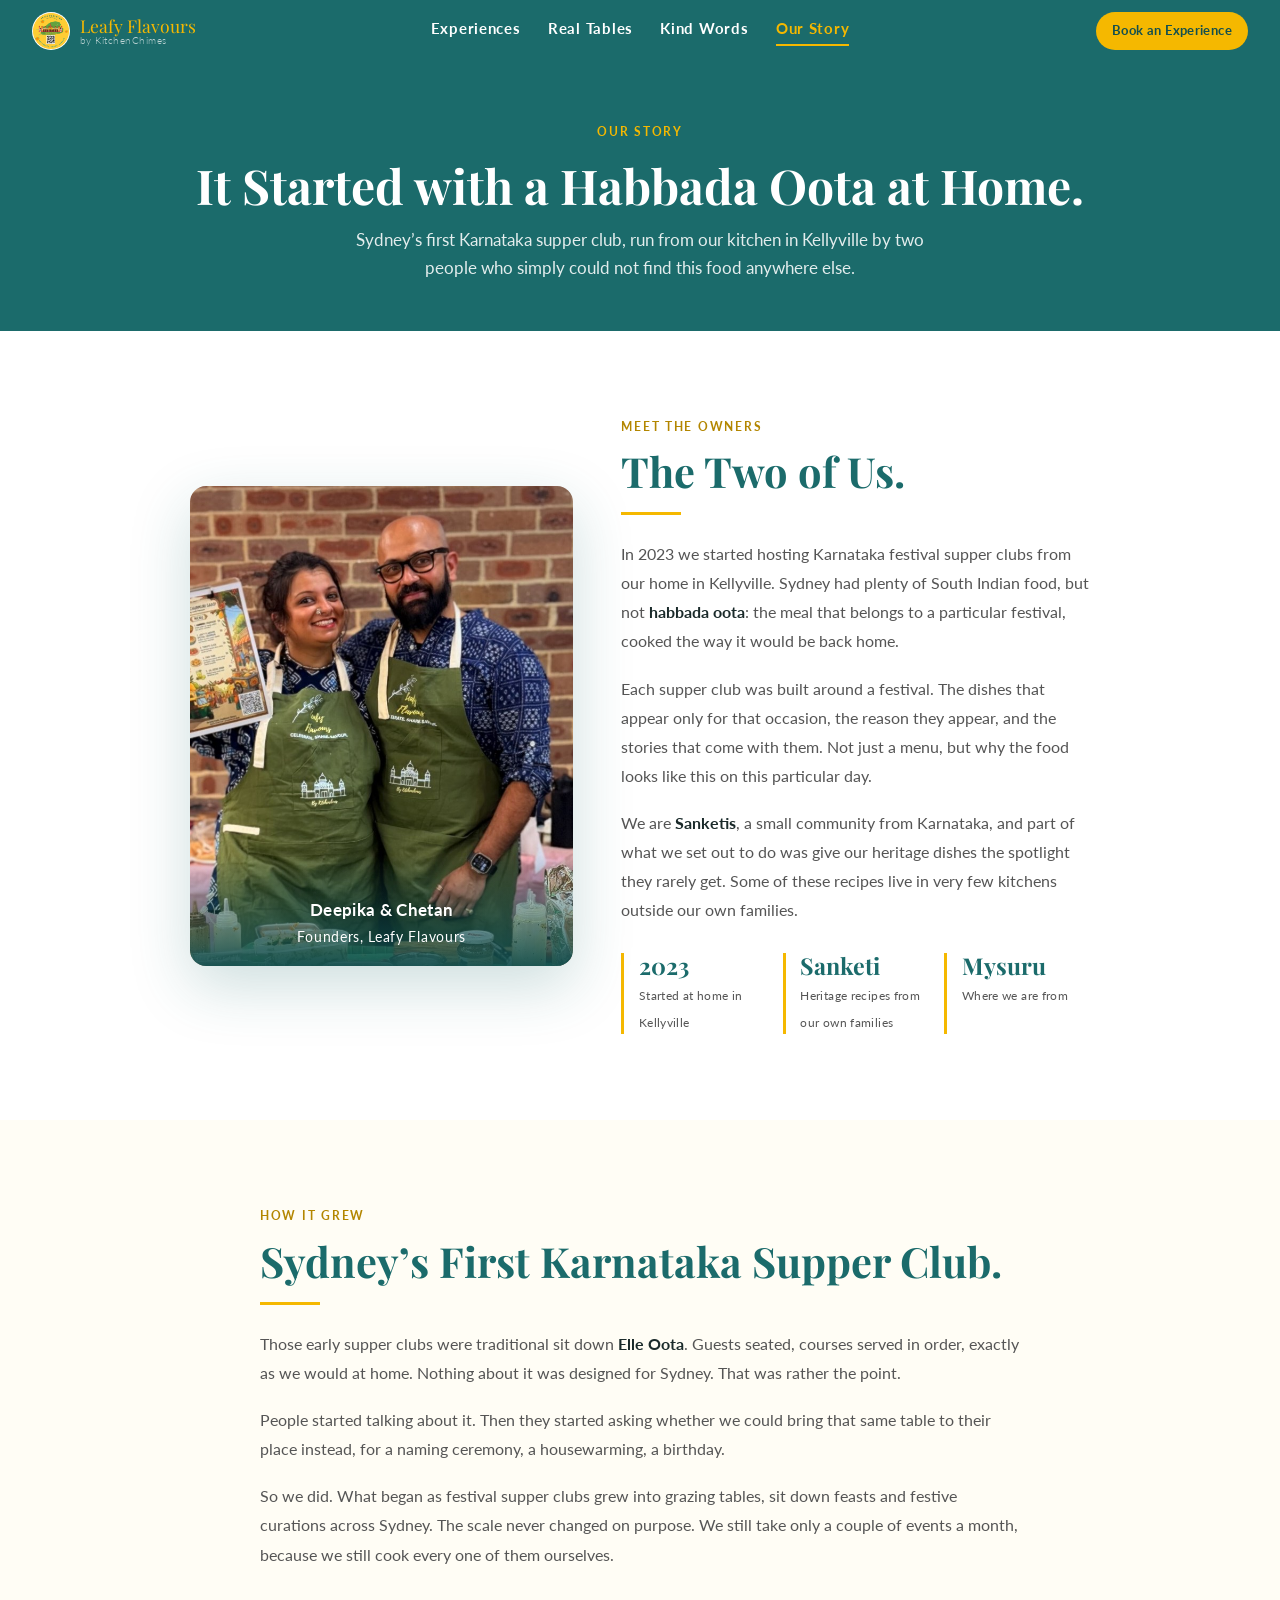
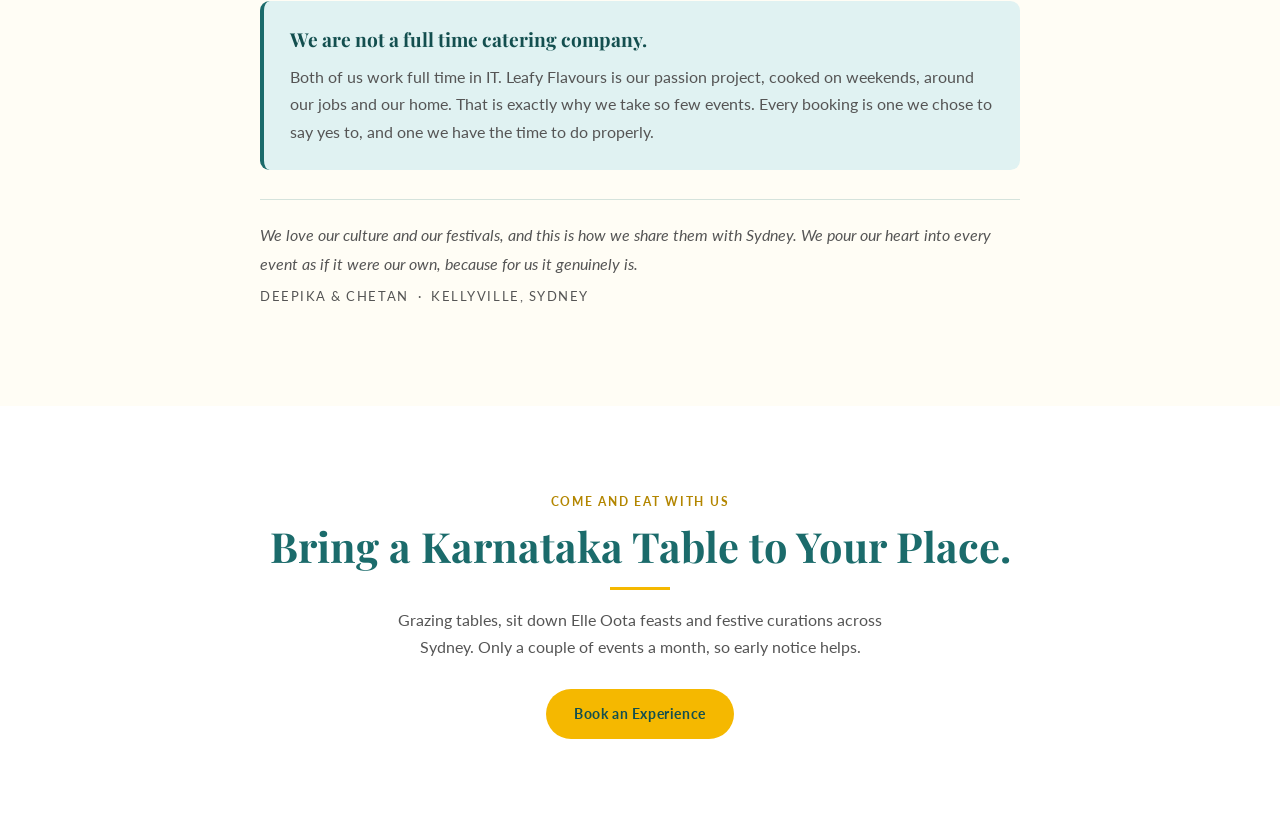
<file: about.html>
<!DOCTYPE html>
<html lang="en">
<head>
  <meta charset="UTF-8"/>
  <meta name="viewport" content="width=device-width, initial-scale=1.0"/>
  <meta name="description" content="Meet Deepika and Chetan, the couple behind Leafy Flavours. Sanketi heritage cooking and Sydney's first Karnataka festival supper clubs, from our home in Kellyville."/>
  <title>Our Story | Leafy Flavours, Sydney</title>
  <link rel="preconnect" href="https://fonts.googleapis.com"/>
  <link href="https://fonts.googleapis.com/css2?family=Playfair+Display:ital,wght@0,500;0,700;1,500&family=Lato:wght@300;400;700&display=swap" rel="stylesheet"/>
  <link rel="stylesheet" href="styles.css"/>
</head>
<body>

<!-- ── HEADER ──────────────────────────────────────────── -->
<header>
  <a href="index.html" class="header-logo">
    <img src="images/logo.png" alt="Leafy Flavours logo"/>
    <div class="header-brand">
      Leafy Flavours
      <span>by KitchenChimes</span>
    </div>
  </a>
  <nav class="header-nav-group">
    <a href="index.html#experiences" class="header-nav">Experiences</a>
    <a href="index.html#gallery" class="header-nav">Real Tables</a>
    <a href="index.html#reviews" class="header-nav">Kind Words</a>
    <a href="about.html" class="header-nav is-active">Our Story</a>
  </nav>
  <div class="header-actions">
    <a href="index.html#contact" class="header-cta">Book an Experience</a>
  </div>
</header>

<!-- ── PAGE HERO ───────────────────────────────────────── -->
<section class="page-hero">
  <span class="section-label">Our Story</span>
  <h1>It Started with a Habbada Oota at Home.</h1>
  <p>
    Sydney&rsquo;s first Karnataka supper club, run from our kitchen in Kellyville
    by two people who simply could not find this food anywhere else.
  </p>
</section>

<!-- ── MEET THE OWNERS ─────────────────────────────────── -->
<section class="about">
  <div class="section-inner">
    <div class="owners-grid">
      <div class="owners-img">
        <img src="images/owners.jpg" alt="Deepika and Chetan at a Leafy Flavours stall in their branded aprons"/>
        <div class="owners-cap">
          <strong>Deepika &amp; Chetan</strong>
          Founders, Leafy Flavours
        </div>
      </div>
      <div class="prose">
        <span class="section-label">Meet the Owners</span>
        <h2 class="section-title">The Two of Us.</h2>
        <hr class="gold-rule"/>
        <p>
          In 2023 we started hosting Karnataka festival supper clubs from our home in
          Kellyville. Sydney had plenty of South Indian food, but not
          <strong>habbada oota</strong>: the meal that belongs to a particular festival,
          cooked the way it would be back home.
        </p>
        <p>
          Each supper club was built around a festival. The dishes that appear only for
          that occasion, the reason they appear, and the stories that come with them.
          Not just a menu, but why the food looks like this on this particular day.
        </p>
        <p>
          We are <strong>Sanketis</strong>, a small community from Karnataka, and part of
          what we set out to do was give our heritage dishes the spotlight they rarely get.
          Some of these recipes live in very few kitchens outside our own families.
        </p>
        <div class="facts">
          <div class="fact">
            <b>2023</b>
            <span>Started at home in Kellyville</span>
          </div>
          <div class="fact">
            <b>Sanketi</b>
            <span>Heritage recipes from our own families</span>
          </div>
          <div class="fact">
            <b>Mysuru</b>
            <span>Where we are from</span>
          </div>
        </div>
      </div>
    </div>
  </div>
</section>

<!-- ── HOW IT GREW ─────────────────────────────────────── -->
<section class="story">
  <div class="section-inner" style="max-width: 760px;">
    <span class="section-label">How It Grew</span>
    <h2 class="section-title">Sydney&rsquo;s First Karnataka Supper Club.</h2>
    <hr class="gold-rule"/>
    <div class="prose" style="margin-top: 1.4rem;">
      <p>
        Those early supper clubs were traditional sit down <strong>Elle Oota</strong>.
        Guests seated, courses served in order, exactly as we would at home. Nothing
        about it was designed for Sydney. That was rather the point.
      </p>
      <p>
        People started talking about it. Then they started asking whether we could bring
        that same table to their place instead, for a naming ceremony, a housewarming,
        a birthday.
      </p>
      <p>
        So we did. What began as festival supper clubs grew into grazing tables, sit down
        feasts and festive curations across Sydney. The scale never changed on purpose.
        We still take only a couple of events a month, because we still cook every one of
        them ourselves.
      </p>

      <div class="sidenote">
        <h3>We are not a full time catering company.</h3>
        <p>
          Both of us work full time in IT. Leafy Flavours is our passion project, cooked
          on weekends, around our jobs and our home. That is exactly why we take so few
          events. Every booking is one we chose to say yes to, and one we have the time
          to do properly.
        </p>
      </div>

      <p class="signoff">
        We love our culture and our festivals, and this is how we share them with Sydney.
        We pour our heart into every event as if it were our own, because for us it
        genuinely is.
        <span>Deepika &amp; Chetan &nbsp;&middot;&nbsp; Kellyville, Sydney</span>
      </p>
    </div>
  </div>
</section>

<!-- ── CTA ─────────────────────────────────────────────── -->
<section class="themes">
  <div class="section-inner" style="text-align:center;">
    <span class="section-label">Come and Eat With Us</span>
    <h2 class="section-title">Bring a Karnataka Table to Your Place.</h2>
    <hr class="gold-rule" style="margin: 1rem auto;"/>
    <p style="color: var(--grey); max-width: 540px; margin: 0 auto 1.8rem;">
      Grazing tables, sit down Elle Oota feasts and festive curations across Sydney.
      Only a couple of events a month, so early notice helps.
    </p>
    <a href="index.html#contact" class="btn btn-gold">Book an Experience</a>
  </div>
</section>

</body>
</html>
</file>
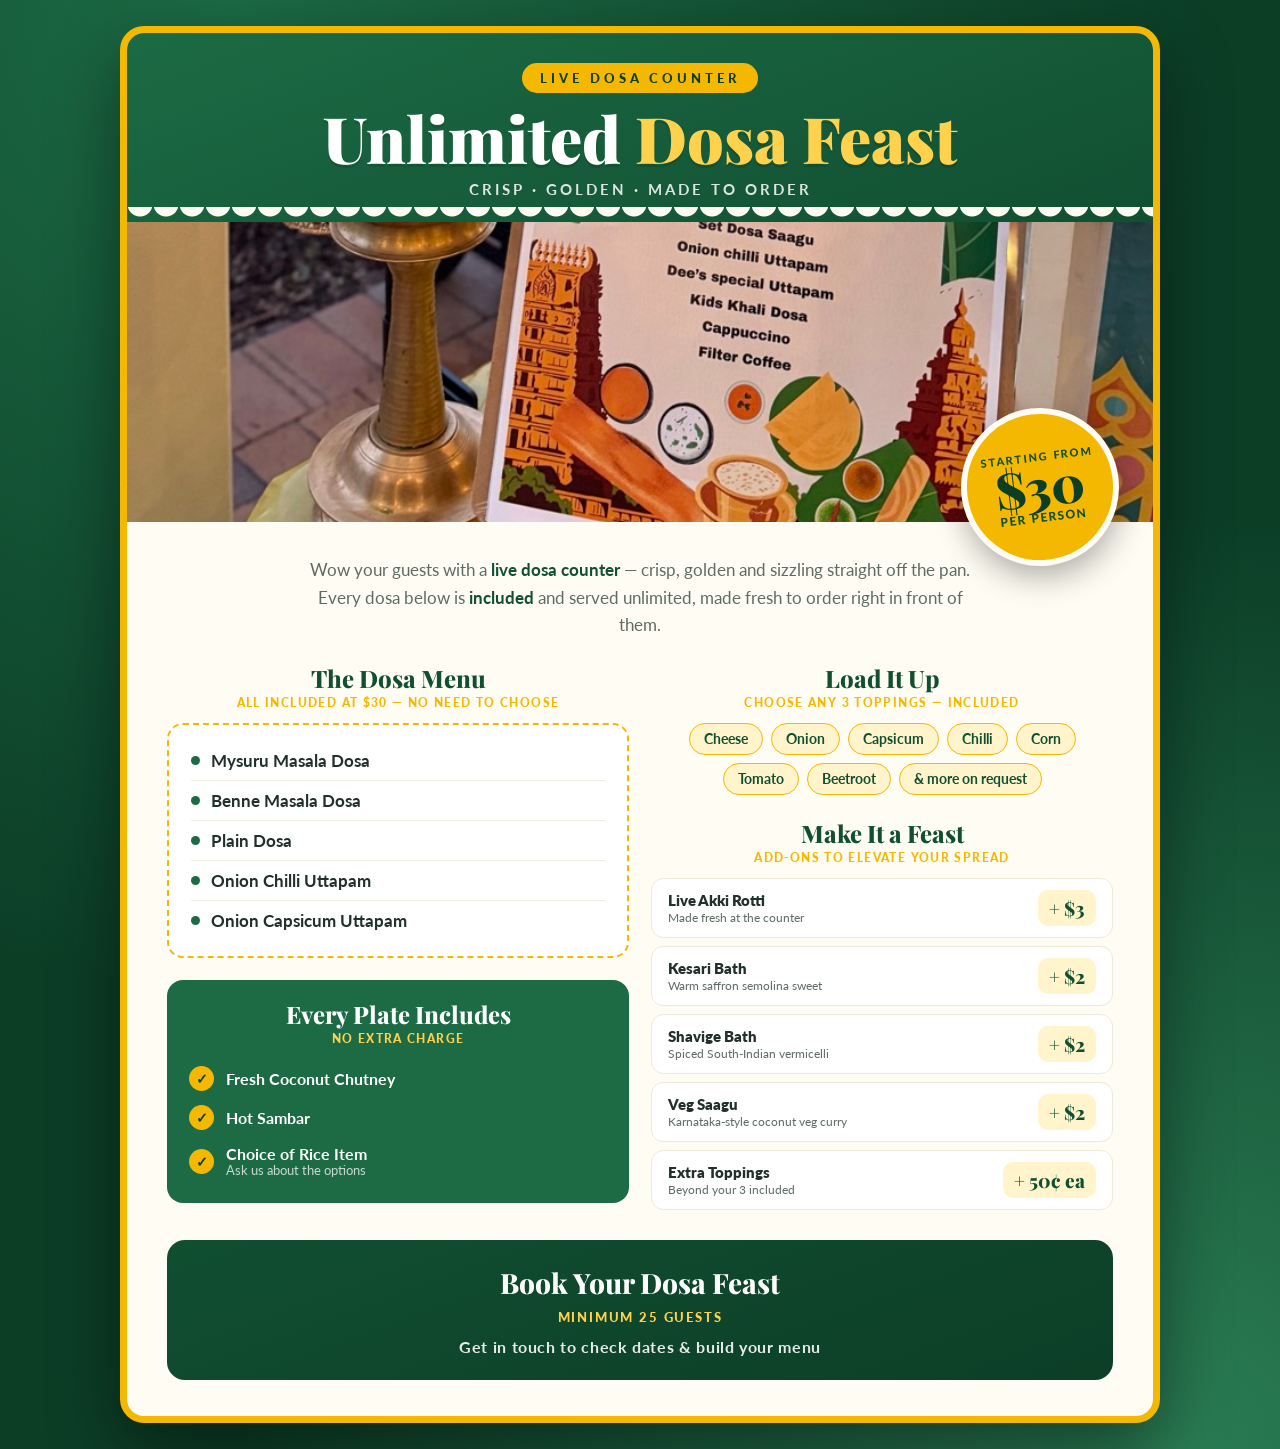
<file: dosa-feast-poster.html>
<!DOCTYPE html>
<html lang="en">
<head>
<meta charset="UTF-8"/>
<meta name="viewport" content="width=device-width, initial-scale=1.0"/>
<title>Unlimited Dosa Feast</title>
<link rel="preconnect" href="https://fonts.googleapis.com"/>
<link rel="preconnect" href="https://fonts.gstatic.com" crossorigin/>
<link href="https://fonts.googleapis.com/css2?family=Playfair+Display:ital,wght@0,600;0,700;0,800;0,900;1,600&family=Lato:wght@400;700;900&display=swap" rel="stylesheet"/>
<style>
  :root{
    --green:#1C6B45;
    --green-dark:#114F31;
    --green-deep:#0C3E26;
    --yellow:#F5B800;
    --yellow-soft:#FFD24D;
    --yellow-light:#FFF4CC;
    --cream:#FFFDF3;
    --ink:#22302a;
    --grey:#5d6b62;
  }
  *{margin:0;padding:0;box-sizing:border-box;}
  body{
    font-family:'Lato',sans-serif;
    background:
      radial-gradient(circle at 18% 0%, #1c6b45 0%, transparent 55%),
      radial-gradient(circle at 92% 100%, #2a7d54 0%, transparent 50%),
      #0c3e26;
    display:flex;justify-content:center;
    padding:26px;
    color:var(--ink);
  }

  /* ── POSTER : ~A4 portrait ── */
  .poster{
    width:1040px;
    background:var(--cream);
    border-radius:24px;
    overflow:hidden;
    box-shadow:0 26px 70px rgba(0,0,0,0.45);
    border:7px solid var(--yellow);
  }

  /* HEADER */
  .head{
    position:relative;
    background:linear-gradient(160deg,var(--green) 0%,var(--green-dark) 100%);
    color:#fff;text-align:center;
    padding:30px 40px 24px;
  }
  .head::after{
    content:"";position:absolute;left:0;right:0;bottom:-1px;height:16px;
    background:radial-gradient(circle at 13px -3px, var(--cream) 12px, transparent 13px) repeat-x;
    background-size:26px 16px;
  }
  .kicker{
    display:inline-block;font-weight:900;letter-spacing:0.3em;font-size:13px;
    text-transform:uppercase;color:var(--green-deep);background:var(--yellow);
    padding:7px 18px;border-radius:30px;margin-bottom:14px;
  }
  .title{
    font-family:'Playfair Display',serif;font-weight:900;font-size:64px;line-height:0.96;
    text-shadow:0 3px 0 rgba(0,0,0,0.12);
  }
  .title .pop{ color:var(--yellow-soft); }
  .tag{
    margin-top:12px;font-size:15px;letter-spacing:0.2em;text-transform:uppercase;
    color:rgba(255,255,255,0.85);font-weight:700;
  }

  /* PHOTO + PRICE */
  .photo-wrap{ position:relative; }
  /* default = collab crop: shifted down so the board's "Leafy flavours" script is cropped out */
  .photo{ width:100%;height:300px;object-fit:cover;object-position:center 84%;display:block; }
  /* branded crop: show the full Mysuru Dosa Mela board (brand on board is on-brand here) */
  body.branded .photo{ object-position:center 58%; }

  /* brand line (branded version only) */
  .brand{ display:none; }
  body.branded .brand{
    display:block;font-family:'Playfair Display',serif;font-style:italic;
    font-size:20px;color:var(--yellow-soft);margin-bottom:10px;letter-spacing:0.02em;
  }
  /* contact line (branded version only) */
  .contact{ display:none; }
  body.branded .contact{
    display:block;margin-top:12px;font-size:18px;font-weight:900;letter-spacing:0.04em;color:#fff;
  }
  body.branded .contact span{ color:var(--yellow-soft); }
  .price-badge{
    position:absolute;right:34px;bottom:-44px;width:158px;height:158px;border-radius:50%;
    background:var(--yellow);border:6px solid var(--cream);
    box-shadow:0 12px 30px rgba(0,0,0,0.3);
    display:flex;flex-direction:column;align-items:center;justify-content:center;
    text-align:center;transform:rotate(-7deg);z-index:3;
  }
  .price-badge .from{ font-size:11px;font-weight:900;letter-spacing:0.16em;text-transform:uppercase;color:var(--green-dark); }
  .price-badge .amt{ font-family:'Playfair Display',serif;font-weight:900;font-size:50px;line-height:0.9;color:var(--green-deep); }
  .price-badge .pp{ font-size:12px;font-weight:900;letter-spacing:0.1em;text-transform:uppercase;color:var(--green-dark);margin-top:2px; }

  /* INTRO */
  .intro{
    text-align:center;font-size:17px;line-height:1.6;color:var(--grey);
    max-width:760px;margin:34px auto 24px;padding:0 44px;
  }
  .intro b{ color:var(--green-dark); }

  /* MAIN 2-COLUMN */
  .grid{
    display:grid;grid-template-columns:1fr 1fr;gap:22px;
    padding:0 40px 6px;align-items:start;
  }
  .block{ margin-bottom:22px; }
  .block:last-child{ margin-bottom:0; }
  .label{
    font-family:'Playfair Display',serif;font-weight:800;font-size:24px;color:var(--green-dark);
    text-align:center;margin-bottom:2px;
  }
  .sub{
    text-align:center;font-size:11.5px;letter-spacing:0.12em;text-transform:uppercase;
    color:var(--yellow);font-weight:900;margin-bottom:14px;
  }

  /* dosa menu */
  .menu-card{ background:#fff;border:2px dashed var(--yellow);border-radius:16px;padding:16px 22px; }
  .menu-card ul{ list-style:none; }
  .menu-card li{
    display:flex;align-items:center;gap:11px;font-size:17px;font-weight:700;color:var(--ink);
    padding:9px 0;border-bottom:1px solid #f0ece0;
  }
  .menu-card li:last-child{ border-bottom:none; }
  .menu-card li::before{ content:"";flex:none;width:9px;height:9px;border-radius:50%;background:var(--green); }

  /* includes */
  .includes{ background:var(--green);color:#fff;border-radius:16px;padding:18px 22px; }
  .includes .label{ color:#fff; }
  .includes .sub{ color:var(--yellow-soft); }
  .inc-row{ display:flex;align-items:center;gap:12px;font-size:16px;font-weight:700;padding:7px 0; }
  .inc-row .tick{
    flex:none;width:25px;height:25px;border-radius:50%;background:var(--yellow);color:var(--green-deep);
    display:flex;align-items:center;justify-content:center;font-weight:900;font-size:14px;
  }
  .inc-row small{ display:block;font-weight:400;font-size:12.5px;color:rgba(255,255,255,0.75); }

  /* toppings */
  .chips{ display:flex;flex-wrap:wrap;gap:8px;justify-content:center; }
  .chip{
    background:var(--yellow-light);border:1.5px solid var(--yellow);color:var(--green-dark);
    font-weight:700;font-size:13.5px;padding:7px 14px;border-radius:30px;
  }

  /* add ons */
  .addon-row{
    display:flex;align-items:center;justify-content:space-between;gap:12px;
    padding:11px 16px;border-radius:12px;background:#fff;border:1px solid #efe9da;margin-bottom:8px;
  }
  .addon-row:last-child{ margin-bottom:0; }
  .addon-name{ font-weight:800;font-size:15px;color:var(--ink); }
  .addon-name small{ display:block;font-weight:400;font-size:12px;color:var(--grey);margin-top:1px; }
  .addon-price{
    flex:none;font-family:'Playfair Display',serif;font-weight:800;font-size:19px;color:var(--green-dark);
    background:var(--yellow-light);border-radius:10px;padding:5px 11px;white-space:nowrap;
  }

  /* footer */
  .foot{
    margin:24px 40px 36px;background:linear-gradient(160deg,var(--green-dark),var(--green-deep));
    color:#fff;text-align:center;padding:24px 30px;border-radius:18px;
  }
  .foot .cta{ font-family:'Playfair Display',serif;font-weight:800;font-size:28px;margin-bottom:8px; }
  .foot .mins{ font-size:13px;letter-spacing:0.14em;text-transform:uppercase;color:var(--yellow-soft);font-weight:900; }
  .foot .enq{ margin-top:12px;font-size:16px;font-weight:700;letter-spacing:0.04em;color:rgba(255,255,255,0.9); }
</style>
</head>
<body>
  <div class="poster">

    <div class="head">
      <div class="brand">Leafy Flavours presents</div>
      <span class="kicker">Live Dosa Counter</span>
      <div class="title">Unlimited <span class="pop">Dosa Feast</span></div>
      <div class="tag">Crisp · Golden · Made to Order</div>
    </div>

    <div class="photo-wrap">
      <img class="photo" src="images/livecounter-dosa.jpg" alt="Live dosa counter"/>
      <div class="price-badge">
        <div class="from">Starting from</div>
        <div class="amt">$30</div>
        <div class="pp">per person</div>
      </div>
    </div>

    <p class="intro">
      Wow your guests with a <b>live dosa counter</b> — crisp, golden and sizzling straight off
      the pan. Every dosa below is <b>included</b> and served unlimited, made fresh to order
      right in front of them.
    </p>

    <div class="grid">
      <!-- LEFT -->
      <div>
        <div class="block">
          <div class="label">The Dosa Menu</div>
          <div class="sub">All Included at $30 — No Need to Choose</div>
          <div class="menu-card">
            <ul>
              <li>Mysuru Masala Dosa</li>
              <li>Benne Masala Dosa</li>
              <li>Plain Dosa</li>
              <li>Onion Chilli Uttapam</li>
              <li>Onion Capsicum Uttapam</li>
            </ul>
          </div>
        </div>
        <div class="block">
          <div class="includes">
            <div class="label">Every Plate Includes</div>
            <div class="sub">No Extra Charge</div>
            <div class="inc-row"><span class="tick">✓</span> Fresh Coconut Chutney</div>
            <div class="inc-row"><span class="tick">✓</span> Hot Sambar</div>
            <div class="inc-row"><span class="tick">✓</span>
              <div>Choice of Rice Item <small>Ask us about the options</small></div>
            </div>
          </div>
        </div>
      </div>

      <!-- RIGHT -->
      <div>
        <div class="block">
          <div class="label">Load It Up</div>
          <div class="sub">Choose Any 3 Toppings — Included</div>
          <div class="chips">
            <span class="chip">Cheese</span>
            <span class="chip">Onion</span>
            <span class="chip">Capsicum</span>
            <span class="chip">Chilli</span>
            <span class="chip">Corn</span>
            <span class="chip">Tomato</span>
            <span class="chip">Beetroot</span>
            <span class="chip">&amp; more on request</span>
          </div>
        </div>
        <div class="block">
          <div class="label">Make It a Feast</div>
          <div class="sub">Add-Ons to Elevate Your Spread</div>
          <div class="addon-row">
            <div class="addon-name">Live Akki Rotti <small>Made fresh at the counter</small></div>
            <div class="addon-price">+ $3</div>
          </div>
          <div class="addon-row">
            <div class="addon-name">Kesari Bath <small>Warm saffron semolina sweet</small></div>
            <div class="addon-price">+ $2</div>
          </div>
          <div class="addon-row">
            <div class="addon-name">Shavige Bath <small>Spiced South-Indian vermicelli</small></div>
            <div class="addon-price">+ $2</div>
          </div>
          <div class="addon-row">
            <div class="addon-name">Veg Saagu <small>Karnataka-style coconut veg curry</small></div>
            <div class="addon-price">+ $2</div>
          </div>
          <div class="addon-row">
            <div class="addon-name">Extra Toppings <small>Beyond your 3 included</small></div>
            <div class="addon-price">+ 50¢ ea</div>
          </div>
        </div>
      </div>
    </div>

    <div class="foot">
      <div class="cta">Book Your Dosa Feast</div>
      <div class="mins">Minimum 25 Guests</div>
      <div class="enq">Get in touch to check dates &amp; build your menu</div>
      <div class="contact">Call or WhatsApp &nbsp;<span>0470 382 859</span></div>
    </div>

  </div>
  <script>
    if (location.search.indexOf('branded') !== -1) document.body.classList.add('branded');
  </script>
</body>
</html>
</file>
<file: styles.css>
:root {
      --teal:        #1B6B6B;
      --teal-dark:   #134f4f;
      --teal-light:  #e0f2f2;
      --gold:        #F5B800;
      --gold-dark:   #b38600;
      --gold-light:  #fff5cc;
      --cream:       #fffdf5;
      --dark:        #1a2a2a;
      --grey:        #555;
      --white:       #fff;
    }

    * { box-sizing: border-box; margin: 0; padding: 0; }

    html { scroll-behavior: smooth; }

    body {
      font-family: 'Lato', sans-serif;
      background: var(--cream);
      color: var(--dark);
      font-size: 16px;
      line-height: 1.7;
    }

    /* ── HEADER ──────────────────────────────────────── */
    header {
      background: var(--teal);
      position: sticky;
      top: 0;
      z-index: 200;
      padding: 0.75rem 2rem;
      display: grid;
      grid-template-columns: 1fr auto 1fr;
      align-items: center;
      gap: 1rem;
    }

    /* centre zone: primary navigation */
    .header-nav-group {
      display: flex;
      align-items: center;
      justify-content: center;
      flex-wrap: wrap;
      gap: 0.4rem 1.7rem;
    }

    /* right zone: booking CTA */
    .header-actions {
      display: flex;
      align-items: center;
      justify-content: flex-end;
    }

    .header-logo {
      display: flex;
      align-items: center;
      gap: 0.6rem;
      text-decoration: none;
    }

    .header-logo img {
      width: 38px;
      height: 38px;
      border-radius: 50%;
      object-fit: cover;
    }

    .header-brand {
      font-family: 'Playfair Display', serif;
      font-size: 1.1rem;
      color: var(--gold);
      line-height: 1.1;
    }

    .header-brand span {
      display: block;
      font-family: 'Lato', sans-serif;
      font-size: 0.65rem;
      color: rgba(255,255,255,0.7);
      letter-spacing: 0.05em;
      font-weight: 300;
    }

    .header-cta {
      background: var(--gold);
      color: var(--teal-dark);
      font-weight: 700;
      font-size: 0.8rem;
      padding: 0.5rem 1rem;
      border-radius: 2rem;
      text-decoration: none;
      white-space: nowrap;
      letter-spacing: 0.03em;
      transition: background 0.2s;
    }

    .header-cta:hover { background: #e0a900; }

    /* ── HERO ───────────────────────────────────────── */
    .hero {
      position: relative;
      min-height: 92vh;
      display: flex;
      align-items: center;
      justify-content: center;
      overflow: hidden;
    }

    .hero-bg {
      position: absolute;
      inset: 0;
      background-image: url('images/main-banner.jpg');
      background-size: cover;
      background-position: center center;
      filter: brightness(0.45);
    }

    .hero-content {
      position: relative;
      text-align: center;
      padding: 2rem 1.5rem;
      max-width: 700px;
    }

    .hero-eyebrow {
      display: inline-block;
      background: var(--gold);
      color: var(--teal-dark);
      font-size: 0.75rem;
      font-weight: 700;
      letter-spacing: 0.12em;
      text-transform: uppercase;
      padding: 0.35rem 1rem;
      border-radius: 2rem;
      margin-bottom: 1.2rem;
    }

    .hero h1 {
      font-family: 'Playfair Display', serif;
      font-size: clamp(2rem, 6vw, 3.4rem);
      color: var(--white);
      line-height: 1.2;
      margin-bottom: 1rem;
    }

    .hero h1 em {
      color: var(--gold);
      font-style: italic;
    }

    .hero-tagline {
      color: rgba(255,255,255,0.85);
      font-size: 1.05rem;
      font-weight: 300;
      margin-bottom: 2rem;
      max-width: 500px;
      margin-left: auto;
      margin-right: auto;
    }

    .hero-buttons {
      display: flex;
      gap: 0.75rem;
      justify-content: center;
      flex-wrap: wrap;
    }

    .btn {
      display: inline-block;
      padding: 0.8rem 1.8rem;
      border-radius: 2rem;
      font-weight: 700;
      font-size: 0.9rem;
      text-decoration: none;
      letter-spacing: 0.04em;
      transition: transform 0.15s, box-shadow 0.15s;
    }

    .btn:active { transform: scale(0.97); }

    .btn-gold {
      background: var(--gold);
      color: var(--teal-dark);
    }

    .btn-outline {
      border: 2px solid rgba(255,255,255,0.7);
      color: var(--white);
    }

    .hero-scroll {
      position: absolute;
      bottom: 1.5rem;
      left: 50%;
      transform: translateX(-50%);
      color: rgba(255,255,255,0.5);
      font-size: 0.75rem;
      letter-spacing: 0.1em;
      text-transform: uppercase;
      display: flex;
      flex-direction: column;
      align-items: center;
      gap: 0.3rem;
    }

    .hero-scroll::after {
      content: '';
      display: block;
      width: 1px;
      height: 30px;
      background: rgba(255,255,255,0.3);
    }

    /* ── SECTION BASICS ──────────────────────────────── */
    section { padding: 5rem 1.5rem; }

    .section-inner { max-width: 900px; margin: 0 auto; }

    .section-label {
      display: inline-block;
      font-size: 0.72rem;
      font-weight: 700;
      letter-spacing: 0.15em;
      text-transform: uppercase;
      color: var(--gold-dark);
      margin-bottom: 0.6rem;
    }

    .section-title {
      font-family: 'Playfair Display', serif;
      font-size: clamp(1.8rem, 4vw, 2.6rem);
      color: var(--teal);
      line-height: 1.2;
      margin-bottom: 0.5rem;
    }

    .gold-rule {
      width: 60px;
      height: 3px;
      background: var(--gold);
      border: none;
      margin: 1rem 0 1.5rem;
    }

    /* ── ABOUT ───────────────────────────────────────── */
    .about { background: var(--white); }

    .about-grid {
      display: grid;
      grid-template-columns: 1fr 1fr;
      gap: 3rem;
      align-items: center;
    }

    .about-img {
      border-radius: 1rem;
      overflow: hidden;
      box-shadow: 0 20px 60px rgba(27,107,107,0.2);
    }

    .about-img img {
      width: 100%;
      height: 420px;
      object-fit: cover;
      display: block;
    }

    .about-text p {
      color: var(--grey);
      margin-bottom: 1.2rem;
      font-size: 1rem;
    }

    .about-text p strong {
      color: var(--dark);
    }

    /* ── OUR STORY ── */
    .story { background: var(--cream); }

    .story-grid {
      display: grid;
      grid-template-columns: 0.85fr 1.15fr;
      gap: 3rem;
      align-items: center;
    }

    .story-img {
      border-radius: 1rem;
      overflow: hidden;
      box-shadow: 0 20px 60px rgba(27,107,107,0.22);
      position: relative;
    }

    .story-img img {
      width: 100%;
      height: 460px;
      object-fit: cover;
      object-position: center 18%;
      display: block;
    }

    .story-cap {
      position: absolute;
      left: 0; right: 0; bottom: 0;
      background: linear-gradient(to top, rgba(19,79,79,0.94), rgba(19,79,79,0));
      color: #fff;
      padding: 2.4rem 1.2rem 1rem;
      font-size: 0.85rem;
      letter-spacing: 0.06em;
      text-align: center;
    }

    .story-cap strong { display: block; font-size: 1rem; letter-spacing: 0.03em; }

    .story-text p {
      color: var(--grey);
      margin-bottom: 1.1rem;
      font-size: 1.02rem;
      line-height: 1.75;
    }

    .story-text p strong { color: var(--dark); }

    .story-firsts {
      display: grid;
      grid-template-columns: repeat(3, 1fr);
      gap: 1rem;
      margin: 1.6rem 0 0.4rem;
    }

    @media (max-width: 560px) {
      .story-firsts { grid-template-columns: 1fr; gap: 0.7rem; }
    }

    .story-stat {
      border-left: 3px solid var(--gold);
      padding-left: 0.9rem;
    }

    .story-stat b {
      display: block;
      font-family: 'Playfair Display', serif;
      font-size: 1.5rem;
      color: var(--teal);
      line-height: 1.1;
    }

    .story-stat span {
      font-size: 0.78rem;
      color: var(--grey);
      letter-spacing: 0.04em;
    }

    .story-sign {
      margin-top: 1.6rem;
      padding-top: 1.2rem;
      border-top: 1px solid rgba(27,107,107,0.18);
      font-style: italic;
      color: var(--teal);
      font-size: 1.05rem;
    }

    @media (max-width: 820px) {
      .story-grid { grid-template-columns: 1fr; gap: 2rem; }
      .story-img img { height: 380px; }
    }

    .why-grid {
      display: grid;
      grid-template-columns: 1fr 1fr;
      gap: 0.8rem;
      margin-top: 1.8rem;
    }

    .why-item {
      background: var(--teal-light);
      padding: 1rem;
      border-radius: 0.6rem;
      border-left: 3px solid var(--teal);
    }

    .why-item strong {
      display: block;
      color: var(--teal);
      font-size: 0.85rem;
      margin-bottom: 0.2rem;
    }

    .why-item span {
      font-size: 0.85rem;
      color: var(--grey);
    }

    /* ── EXPERIENCES NAV ──────────────────────────────── */
    .exp-nav {
      background: var(--teal);
      padding: 1.5rem;
      display: flex;
      gap: 0.5rem;
      justify-content: center;
      flex-wrap: wrap;
    }

    .exp-nav a {
      color: rgba(255,255,255,0.7);
      text-decoration: none;
      font-size: 0.82rem;
      font-weight: 700;
      letter-spacing: 0.06em;
      padding: 0.4rem 0.9rem;
      border-radius: 2rem;
      border: 1px solid rgba(255,255,255,0.2);
      transition: all 0.2s;
      white-space: nowrap;
    }

    .exp-nav a:hover {
      background: rgba(255,255,255,0.15);
      color: var(--gold);
    }

    /* ── EXPERIENCE SECTIONS ──────────────────────────── */
    .exp { padding: 0; }

    .exp-hero {
      position: relative;
      height: 55vw;
      max-height: 480px;
      overflow: hidden;
    }

    .exp-hero img {
      width: 100%;
      height: 100%;
      object-fit: cover;
      object-position: center center;
    }

    .exp-hero-overlay {
      position: absolute;
      inset: 0;
      background: linear-gradient(to bottom, transparent 30%, rgba(0,0,0,0.7) 100%);
      display: flex;
      align-items: flex-end;
      padding: 2rem;
    }

    .exp-hero-label {
      background: var(--gold);
      color: var(--teal-dark);
      font-size: 1rem;
      font-weight: 700;
      letter-spacing: 0.1em;
      text-transform: uppercase;
      padding: 0.45rem 1.1rem;
      border-radius: 2rem;
      display: inline-block;
      margin-bottom: 0.7rem;
    }

    .exp-hero-title {
      font-family: 'Playfair Display', serif;
      font-size: clamp(2rem, 5vw, 3rem);
      color: var(--white);
      line-height: 1.2;
    }

    .exp-hero-sub {
      color: var(--gold);
      font-size: 0.85rem;
      font-style: italic;
      margin-top: 0.3rem;
    }

    .exp-body {
      background: var(--cream);
      padding: 3rem 1.5rem 4rem;
    }

    .exp-body-inner { max-width: 860px; margin: 0 auto; }

    .exp-pitch {
      font-family: 'Playfair Display', serif;
      font-size: clamp(1rem, 2.2vw, 1.15rem);
      font-style: italic;
      color: var(--dark);
      line-height: 1.8;
      margin-bottom: 2.5rem;
      padding-bottom: 2rem;
      border-bottom: 1px solid var(--teal-light);
    }

    .exp-best-for {
      display: inline-flex;
      align-items: center;
      gap: 0.5rem;
      background: var(--gold-light);
      border: 1px solid var(--gold);
      padding: 0.5rem 1rem;
      border-radius: 2rem;
      font-size: 0.82rem;
      color: var(--gold-dark);
      font-weight: 700;
      margin-bottom: 2rem;
    }

    /* Category boxes */
    .cat-box {
      margin-bottom: 1rem;
      border-radius: 0.7rem;
      overflow: hidden;
      box-shadow: 0 2px 12px rgba(27,107,107,0.08);
    }

    .cat-head {
      background: var(--teal);
      padding: 0.8rem 1.2rem;
      display: flex;
      justify-content: space-between;
      align-items: center;
      flex-wrap: wrap;
      gap: 0.4rem;
    }

    .cat-head-title {
      font-size: 0.8rem;
      font-weight: 700;
      letter-spacing: 0.1em;
      color: var(--white);
      text-transform: uppercase;
    }

    .cat-head-instr {
      font-size: 0.75rem;
      color: rgba(255,255,255,0.65);
      font-style: italic;
    }

    .cat-items {
      background: var(--teal-light);
      padding: 1rem 1.2rem;
      font-size: 0.95rem;
      color: var(--dark);
      line-height: 1.9;
      text-align: center;
    }

    .cat-items .dot { color: var(--teal); margin: 0 0.3rem; }

    /* Tier cards */
    .tier-grid {
      display: grid;
      grid-template-columns: repeat(auto-fit, minmax(230px, 1fr));
      gap: 1rem;
      margin: 2rem 0;
    }

    .tier-card {
      border: 1.5px solid var(--gold);
      border-radius: 0.8rem;
      overflow: hidden;
    }

    .tier-card-head {
      background: var(--gold-light);
      padding: 1rem 1.2rem;
      border-bottom: 1px solid var(--gold);
    }

    .tier-card-name {
      font-family: 'Playfair Display', serif;
      font-size: 1.05rem;
      color: var(--teal);
      font-weight: 700;
    }

    .tier-card-sub {
      font-size: 0.8rem;
      color: var(--gold-dark);
      font-style: italic;
      margin-top: 0.15rem;
    }

    .tier-card-body {
      background: var(--cream);
      padding: 1rem 1.2rem;
    }

    .tier-card-desc {
      font-size: 0.85rem;
      color: var(--grey);
      font-style: italic;
      margin-bottom: 0.6rem;
    }

    .tier-card-picks {
      font-size: 0.85rem;
      color: var(--teal);
      font-weight: 700;
    }

    .popular-badge {
      display: inline-block;
      background: var(--teal);
      color: var(--gold);
      font-size: 0.65rem;
      font-weight: 700;
      letter-spacing: 0.08em;
      padding: 0.15rem 0.5rem;
      border-radius: 1rem;
      vertical-align: middle;
      margin-left: 0.4rem;
    }

    /* Choice rows */
    .choice-rows { margin-top: 2rem; }

    .choice-rows-title {
      font-size: 0.75rem;
      font-weight: 700;
      letter-spacing: 0.12em;
      text-transform: uppercase;
      color: var(--teal);
      margin-bottom: 0.6rem;
    }

    .choice-row {
      display: grid;
      grid-template-columns: 150px 1fr;
      border-radius: 0.4rem;
      overflow: hidden;
      margin-bottom: 0.4rem;
      box-shadow: 0 1px 4px rgba(0,0,0,0.06);
    }

    .choice-row-label {
      background: var(--teal);
      color: var(--white);
      font-size: 0.72rem;
      font-weight: 700;
      letter-spacing: 0.04em;
      display: flex;
      align-items: center;
      justify-content: center;
      padding: 0.7rem 0.6rem;
      text-align: center;
      text-transform: uppercase;
      line-height: 1.3;
      word-break: break-word;
    }

    .choice-row-items {
      background: var(--teal-light);
      padding: 0.7rem 1rem;
      font-size: 0.9rem;
      color: var(--dark);
      display: flex;
      align-items: center;
    }

    /* Course rows (Elle Oota) */
    .course-row {
      display: grid;
      grid-template-columns: 145px 1fr;
      margin-bottom: 0.4rem;
      border-radius: 0.4rem;
      overflow: hidden;
      box-shadow: 0 1px 4px rgba(0,0,0,0.06);
    }

    .course-row-left {
      background: var(--teal);
      padding: 0.8rem 0.6rem;
      display: flex;
      flex-direction: column;
      align-items: center;
      justify-content: center;
    }

    .course-name {
      color: var(--white);
      font-size: 0.72rem;
      font-weight: 700;
      text-align: center;
      letter-spacing: 0.04em;
      text-transform: uppercase;
      word-break: break-word;
    }

    .course-sub {
      color: rgba(255,255,255,0.6);
      font-size: 0.68rem;
      font-style: italic;
      text-align: center;
      margin-top: 0.15rem;
    }

    .course-row-right {
      background: var(--teal-light);
      padding: 0.8rem 1rem;
      font-size: 0.9rem;
      color: var(--dark);
      display: flex;
      align-items: center;
    }

    /* Note box */
    .exp-note {
      background: var(--gold-light);
      border: 1px solid var(--gold);
      border-radius: 0.6rem;
      padding: 1rem 1.2rem;
      font-size: 0.85rem;
      color: var(--gold-dark);
      text-align: center;
      margin-top: 1.5rem;
    }

    /* ── GALLERY ─────────────────────────────────────── */
    .gallery {
      background: var(--teal);
      padding: 4rem 1.5rem;
    }

    .gallery .section-title { color: var(--gold); }
    .gallery .section-label { color: rgba(255,255,255,0.6); }

    .gallery-grid {
      display: grid;
      grid-template-columns: repeat(2, 1fr);
      gap: 0.6rem;
      margin-top: 1.5rem;
    }

    @media (min-width: 640px) {
      .gallery-grid { grid-template-columns: repeat(4, 1fr); }
    }

    .gallery-item {
      border-radius: 0.5rem;
      overflow: hidden;
      aspect-ratio: 1;
    }

    .gallery-item img {
      width: 100%;
      height: 100%;
      object-fit: cover;
      transition: transform 0.4s ease;
    }

    .gallery-item:hover img { transform: scale(1.06); }

    .gallery-sub {
      font-family: 'Playfair Display', serif;
      font-size: 1.1rem;
      color: var(--gold);
      font-style: italic;
      margin: 2rem 0 0.8rem;
      letter-spacing: 0.02em;
    }

    /* ── LIVE COUNTERS ───────────────────────────────────── */
    .lc-counters {
      display: grid;
      grid-template-columns: 1fr;
      gap: 1rem;
      margin: 1.5rem 0 0.5rem;
    }
    @media (min-width: 720px) {
      .lc-counters { grid-template-columns: repeat(3, 1fr); }
    }
    .counter-card {
      background: var(--cream);
      border: 1px solid var(--gold);
      border-radius: 0.8rem;
      padding: 1.2rem 1.1rem;
    }
    .counter-card-name {
      font-family: 'Playfair Display', serif;
      font-size: 1.15rem;
      color: var(--teal);
      margin-bottom: 0.15rem;
    }
    .counter-card-tag {
      font-size: 0.72rem;
      font-weight: 700;
      letter-spacing: 0.08em;
      text-transform: uppercase;
      color: var(--gold-dark);
      margin-bottom: 0.5rem;
    }
    .counter-card-desc {
      font-size: 0.88rem;
      color: var(--grey);
      line-height: 1.55;
    }
    .lc-gallery .gallery-item.is-hidden { display: none; }
    .see-more-wrap { text-align: center; margin-top: 1.5rem; }
    .see-more-btn {
      background: var(--teal);
      color: #fff;
      border: none;
      cursor: pointer;
      font-family: 'Lato', sans-serif;
      font-size: 0.82rem;
      font-weight: 700;
      letter-spacing: 0.06em;
      padding: 0.7rem 1.6rem;
      border-radius: 2rem;
      transition: background 0.2s;
    }
    .see-more-btn:hover { background: var(--gold-dark); }

    /* ── REVIEWS ─────────────────────────────────────────── */
    .reviews {
      background: var(--cream);
      padding: 5rem 1.5rem;
      text-align: center;
    }

    .reviews-grid {
      display: grid;
      grid-template-columns: repeat(3, 1fr);
      gap: 1.5rem;
      margin-top: 0;
    }

    @media (max-width: 680px) {
      .reviews-grid { grid-template-columns: 1fr; }
    }

    .review-card {
      background: var(--white);
      border-radius: 1rem;
      padding: 1.8rem 1.5rem;
      box-shadow: 0 4px 20px rgba(27,107,107,0.08);
      border-top: 4px solid var(--gold);
      text-align: left;
      display: flex;
      flex-direction: column;
    }

    .review-quote {
      font-family: 'Playfair Display', serif;
      font-size: 1rem;
      font-style: italic;
      color: var(--dark);
      line-height: 1.8;
      flex: 1;
      margin-bottom: 1.2rem;
    }

    .review-quote::before { content: '\201C'; color: var(--gold); font-size: 2rem; line-height: 0; vertical-align: -0.4rem; margin-right: 0.2rem; }

    .review-name {
      font-weight: 700;
      font-size: 0.9rem;
      color: var(--teal);
    }

    .review-via {
      font-size: 0.75rem;
      color: var(--grey);
      margin-top: 0.15rem;
    }

    /* ── THEME MATCHING ──────────────────────────────── */
    .themes {
      background: var(--white);
      text-align: center;
    }

    .theme-tags {
      display: flex;
      flex-wrap: wrap;
      gap: 0.6rem;
      justify-content: center;
      margin-top: 1.2rem;
    }

    .theme-tag {
      background: var(--teal-light);
      color: var(--teal);
      font-size: 0.85rem;
      font-weight: 700;
      padding: 0.45rem 1rem;
      border-radius: 2rem;
      border: 1px solid var(--teal);
    }

    .theme-note {
      margin-top: 1.5rem;
      color: var(--grey);
      font-style: italic;
      font-size: 0.95rem;
    }

    /* ── CONTACT ─────────────────────────────────────── */
    .contact {
      background: var(--teal);
      text-align: center;
      padding: 5rem 1.5rem;
    }

    .contact .section-label { color: var(--gold); }
    .contact .section-title { color: var(--white); }
    .contact .gold-rule { margin: 1rem auto 1.5rem; }

    .contact-tagline {
      color: rgba(255,255,255,0.8);
      font-size: 1rem;
      max-width: 500px;
      margin: 0 auto 2.5rem;
    }

    .contact-buttons {
      display: flex;
      gap: 1rem;
      justify-content: center;
      flex-wrap: wrap;
      margin-bottom: 2.5rem;
    }

    .btn-whatsapp {
      background: #25d366;
      color: var(--white);
      display: flex;
      align-items: center;
      gap: 0.5rem;
    }

    .btn-call {
      background: var(--gold);
      color: var(--teal-dark);
    }

    .contact-insta {
      color: rgba(255,255,255,0.6);
      font-size: 0.9rem;
      text-decoration: none;
      letter-spacing: 0.05em;
    }

    .contact-insta:hover { color: var(--gold); }

    .contact-pdf {
      display: inline-block;
      margin-top: 1.5rem;
      color: rgba(255,255,255,0.5);
      font-size: 0.82rem;
      text-decoration: none;
      border-bottom: 1px solid rgba(255,255,255,0.2);
      padding-bottom: 0.1rem;
    }

    .contact-pdf:hover { color: var(--gold); }

    /* ── FOOTER ──────────────────────────────────────── */
    footer {
      background: var(--teal-dark);
      color: rgba(255,255,255,0.4);
      text-align: center;
      padding: 1.5rem;
      font-size: 0.8rem;
    }

    footer a {
      color: var(--gold);
      text-decoration: none;
    }

    /* ── EXPERIENCE OVERVIEW CARDS ──────────────────────── */
    .exp-overview {
      background: var(--cream);
      padding: 4rem 1.5rem;
    }

    .exp-overview-header { text-align: center; margin-bottom: 2.5rem; }

    .exp-cards {
      display: grid;
      grid-template-columns: repeat(auto-fit, minmax(215px, 1fr));
      gap: 1.2rem;
      max-width: 1200px;
      margin: 0 auto;
    }

    .exp-card {
      border-radius: 1rem;
      overflow: hidden;
      box-shadow: 0 4px 20px rgba(27,107,107,0.12);
      display: flex;
      flex-direction: column;
      background: var(--white);
      transition: transform 0.2s, box-shadow 0.2s;
    }

    .exp-card:hover {
      transform: translateY(-4px);
      box-shadow: 0 10px 32px rgba(27,107,107,0.22);
    }

    .exp-card-img {
      height: 160px;
      position: relative;
      overflow: hidden;
    }

    .exp-card-img img {
      width: 100%;
      height: 100%;
      object-fit: cover;
      object-position: center;
    }

    .exp-card-img-overlay {
      position: absolute;
      inset: 0;
      background: linear-gradient(to bottom, transparent 40%, rgba(0,0,0,0.55) 100%);
    }

    .exp-card-badge {
      position: absolute;
      top: 0.6rem;
      left: 0.6rem;
      background: var(--gold);
      color: var(--teal-dark);
      font-size: 0.65rem;
      font-weight: 700;
      letter-spacing: 0.1em;
      text-transform: uppercase;
      padding: 0.25rem 0.7rem;
      border-radius: 1rem;
    }

    .exp-card-body {
      padding: 1.2rem;
      flex: 1;
      display: flex;
      flex-direction: column;
    }

    .exp-card-name {
      font-family: 'Playfair Display', serif;
      font-size: 1.05rem;
      color: var(--teal);
      font-weight: 700;
      margin-bottom: 0.2rem;
    }

    .exp-card-sub {
      font-size: 0.75rem;
      color: var(--grey);
      font-style: italic;
      margin-bottom: 0.7rem;
    }

    .exp-card-best {
      font-size: 0.76rem;
      color: var(--gold-dark);
      line-height: 1.5;
      margin-bottom: 1rem;
      flex: 1;
    }

    .exp-card-estimator {
      border-top: 1px solid var(--teal-light);
      padding-top: 0.8rem;
    }

    .exp-card-estimator label {
      font-size: 0.7rem;
      font-weight: 700;
      letter-spacing: 0.07em;
      text-transform: uppercase;
      color: var(--teal);
      display: block;
      margin-bottom: 0.35rem;
    }

    .exp-card-estimator input {
      width: 100%;
      border: 1.5px solid var(--teal-light);
      border-radius: 0.4rem;
      padding: 0.45rem 0.7rem;
      font-size: 0.9rem;
      color: var(--dark);
      outline: none;
      font-family: 'Lato', sans-serif;
      transition: border-color 0.2s;
    }

    .exp-card-estimator input:focus { border-color: var(--teal); }

    .exp-card-price {
      margin-top: 0.45rem;
      font-size: 0.88rem;
      color: var(--teal);
      font-weight: 700;
      min-height: 1.3em;
    }

    .exp-card-link {
      display: block;
      text-align: center;
      margin-top: 0.9rem;
      background: var(--teal);
      color: var(--white);
      font-size: 0.8rem;
      font-weight: 700;
      padding: 0.55rem;
      border-radius: 0.4rem;
      text-decoration: none;
      letter-spacing: 0.04em;
      transition: background 0.2s;
    }

    .exp-card-link:hover { background: var(--teal-dark); }

    .est-note {
      font-size: 0.72rem;
      color: var(--grey);
      font-style: italic;
      margin-bottom: 0.5rem;
      line-height: 1.5;
    }

    .est-row {
      display: flex;
      gap: 0.5rem;
      margin-top: 0.4rem;
    }

    .est-field { flex: 1; }

    .est-field label {
      font-size: 0.67rem;
      font-weight: 700;
      letter-spacing: 0.07em;
      text-transform: uppercase;
      color: var(--teal);
      display: block;
      margin-bottom: 0.3rem;
    }

    .est-field input {
      width: 100%;
      border: 1.5px solid var(--teal-light);
      border-radius: 0.4rem;
      padding: 0.4rem 0.5rem;
      font-size: 0.85rem;
      color: var(--dark);
      outline: none;
      font-family: 'Lato', sans-serif;
      transition: border-color 0.2s;
    }

    .est-field input:focus { border-color: var(--teal); }

    .est-tiers { margin-bottom: 0.6rem; }

    .est-tier-opt {
      display: flex;
      align-items: flex-start;
      gap: 0.35rem;
      font-size: 0.74rem;
      color: var(--dark);
      cursor: pointer;
      padding: 0.2rem 0;
      line-height: 1.4;
    }

    .est-tier-opt input[type=radio] {
      accent-color: var(--teal);
      margin-top: 0.15rem;
      flex-shrink: 0;
    }

    @media (max-width: 900px) {
      .exp-cards { grid-template-columns: repeat(2, 1fr); }
    }

    @media (max-width: 500px) {
      .exp-cards { grid-template-columns: 1fr; }
    }

    /* ── RESPONSIVE ──────────────────────────────────── */
    @media (max-width: 680px) {
      .about-grid { grid-template-columns: 1fr; }
      .about-img { order: -1; }
      .about-img img { height: 260px; }
      .why-grid { grid-template-columns: 1fr; }
      .choice-row { grid-template-columns: 110px 1fr; }
      .course-row { grid-template-columns: 110px 1fr; }
      section { padding: 3.5rem 1.2rem; }
    }

    @media (min-width: 900px) {
      .exp-layout {
        display: grid;
        grid-template-columns: 1fr 1fr;
        gap: 0;
      }
      .exp-layout .exp-hero {
        height: auto;
        max-height: none;
        min-height: 500px;
        position: sticky;
        top: 60px;
        align-self: start;
      }
      .exp-layout .exp-hero img {
        height: 100%;
        min-height: 500px;
      }
    }

    /* ── OPENING ACT SECTION ─────────────────────────── */
    .opening-act {
      background: var(--dark);
      color: var(--white);
      padding: 5rem 1.5rem;
      text-align: center;
    }

    .opening-act .section-label { color: var(--gold); }
    .opening-act .section-title { color: var(--white); }

    .opening-act-grid {
      display: grid;
      grid-template-columns: 1fr 1fr;
      gap: 2.5rem;
      align-items: center;
      max-width: 860px;
      margin: 0 auto;
      text-align: left;
    }

    .opening-act-img {
      border-radius: 1rem;
      overflow: hidden;
      box-shadow: 0 20px 50px rgba(0,0,0,0.4);
    }

    .opening-act-img img {
      width: 100%;
      height: 320px;
      object-fit: cover;
    }

    .opening-act-text p {
      color: rgba(255,255,255,0.75);
      font-style: italic;
      font-size: 1rem;
      line-height: 1.8;
      margin-bottom: 1.2rem;
    }

    .opening-act-note {
      background: rgba(245,184,0,0.12);
      border: 1px solid rgba(245,184,0,0.3);
      border-radius: 0.6rem;
      padding: 0.9rem 1.1rem;
      font-size: 0.88rem;
      color: var(--gold);
      margin-top: 1rem;
    }

    @media (max-width: 680px) {
      .opening-act-grid { grid-template-columns: 1fr; }
      .opening-act-img img { height: 220px; }
    }

/* ── HEADER NAV ──────────────────────────────────── */
.header-nav {
  color: #fff;
  text-decoration: none;
  font-size: 0.92rem;
  font-weight: 700;
  letter-spacing: 0.05em;
  white-space: nowrap;
  border-bottom: 2px solid transparent;
  padding-bottom: 3px;
  transition: border-color 0.2s, color 0.2s;
}

.header-nav:hover,
.header-nav.is-active { color: var(--gold); border-bottom-color: var(--gold); }

@media (max-width: 860px) {
  header {
    grid-template-columns: 1fr auto;
    grid-template-areas: "logo actions" "nav nav";
    row-gap: 0.6rem;
    padding: 0.7rem 1.2rem;
  }
  .header-logo   { grid-area: logo; }
  .header-actions{ grid-area: actions; }
  .header-nav-group {
    grid-area: nav;
    gap: 0.35rem 1.25rem;
    border-top: 1px solid rgba(255,255,255,0.18);
    padding-top: 0.55rem;
  }
}

@media (max-width: 420px) {
  .header-nav-group { gap: 0.3rem 0.9rem; }
  .header-nav { font-size: 0.8rem; }
}

/* ── ABOUT PAGE ──────────────────────────────────── */
.page-hero {
  background: var(--teal);
  color: #fff;
  padding: 3.4rem 1.5rem 3rem;
  text-align: center;
}

.page-hero .section-label { color: var(--gold); }

.page-hero h1 {
  font-family: 'Playfair Display', serif;
  font-size: clamp(2rem, 5vw, 3rem);
  margin: 0.4rem 0 0.8rem;
  line-height: 1.15;
}

.page-hero p {
  max-width: 620px;
  margin: 0 auto;
  color: rgba(255,255,255,0.88);
  font-size: 1.05rem;
}

.owners-grid {
  display: grid;
  grid-template-columns: 0.9fr 1.1fr;
  gap: 3rem;
  align-items: center;
}

.owners-img {
  border-radius: 1rem;
  overflow: hidden;
  box-shadow: 0 20px 60px rgba(27,107,107,0.22);
  position: relative;
}

.owners-img img {
  width: 100%;
  height: 480px;
  object-fit: cover;
  object-position: center 18%;
  display: block;
}

.owners-cap {
  position: absolute;
  left: 0; right: 0; bottom: 0;
  background: linear-gradient(to top, rgba(19,79,79,0.94), rgba(19,79,79,0));
  color: #fff;
  padding: 2.6rem 1.2rem 1.1rem;
  text-align: center;
  font-size: 0.86rem;
  letter-spacing: 0.05em;
}

.owners-cap strong { display: block; font-size: 1.05rem; letter-spacing: 0.02em; }

.prose p {
  color: var(--grey);
  margin-bottom: 1.15rem;
  font-size: 1.02rem;
  line-height: 1.78;
}

.prose p strong { color: var(--dark); }

.signoff {
  margin-top: 1.8rem;
  padding-top: 1.3rem;
  border-top: 1px solid rgba(27,107,107,0.18);
  font-style: italic;
  color: var(--teal);
  font-size: 1.12rem;
  line-height: 1.5;
}

.signoff span {
  display: block;
  font-style: normal;
  font-size: 0.8rem;
  letter-spacing: 0.12em;
  text-transform: uppercase;
  color: var(--grey);
  margin-top: 0.4rem;
}

.facts {
  display: grid;
  grid-template-columns: repeat(3, 1fr);
  gap: 1rem;
  margin: 1.8rem 0 0.4rem;
}

.fact {
  border-left: 3px solid var(--gold);
  padding-left: 0.9rem;
}

.fact b {
  display: block;
  font-family: 'Playfair Display', serif;
  font-size: 1.45rem;
  color: var(--teal);
  line-height: 1.15;
}

.fact span { font-size: 0.78rem; color: var(--grey); letter-spacing: 0.03em; }

.sidenote {
  background: var(--teal-light);
  border-left: 4px solid var(--teal);
  border-radius: 0.6rem;
  padding: 1.4rem 1.6rem;
  margin: 2rem 0 0;
}

.sidenote h3 {
  font-family: 'Playfair Display', serif;
  color: var(--teal-dark);
  font-size: 1.2rem;
  margin-bottom: 0.5rem;
}

.sidenote p { color: var(--grey); font-size: 0.98rem; margin: 0; }

@media (max-width: 820px) {
  .owners-grid { grid-template-columns: 1fr; gap: 2rem; }
  .owners-img img { height: 400px; }
}

@media (max-width: 560px) {
  .facts { grid-template-columns: 1fr; gap: 0.7rem; }
}

/* ── SIGNATURE TABLE STYLING ─────────────────────── */
.styling { background: var(--white); }

.styling .section-inner { text-align: center; }

.styling-lede {
  max-width: 620px;
  margin: 1.2rem auto 0;
  color: var(--grey);
  font-size: 1.02rem;
  line-height: 1.75;
}

.styling-lede strong { color: var(--dark); }

.styling-tiers {
  display: grid;
  grid-template-columns: repeat(3, 1fr);
  gap: 1rem;
  max-width: 640px;
  margin: 2rem auto 0;
}

.styling-tier {
  background: var(--cream);
  border: 1px solid var(--gold);
  border-top: 4px solid var(--gold);
  border-radius: 0.6rem;
  padding: 1.2rem 0.8rem;
}

.styling-tier b {
  display: block;
  font-family: 'Playfair Display', serif;
  font-size: 1.9rem;
  color: var(--teal);
  line-height: 1.1;
}

.styling-tier span {
  display: block;
  margin-top: 0.35rem;
  font-size: 0.82rem;
  color: var(--grey);
  letter-spacing: 0.03em;
}

.styling-note {
  margin-top: 1.4rem;
  font-size: 0.92rem;
  color: var(--teal);
  font-weight: 700;
  letter-spacing: 0.02em;
}

@media (max-width: 560px) {
  .styling-tiers { grid-template-columns: 1fr; gap: 0.7rem; }
  .styling-tier { padding: 1rem 0.8rem; }
  .styling-tier b { font-size: 1.6rem; }
}

/* ── ANCHOR OFFSET ───────────────────────────────── */
/* stop sticky-header from covering section tops on nav jumps */
section[id], [id^="namma"] { scroll-margin-top: 90px; }

@media (max-width: 860px) {
  section[id], [id^="namma"] { scroll-margin-top: 132px; }
}
</file>
